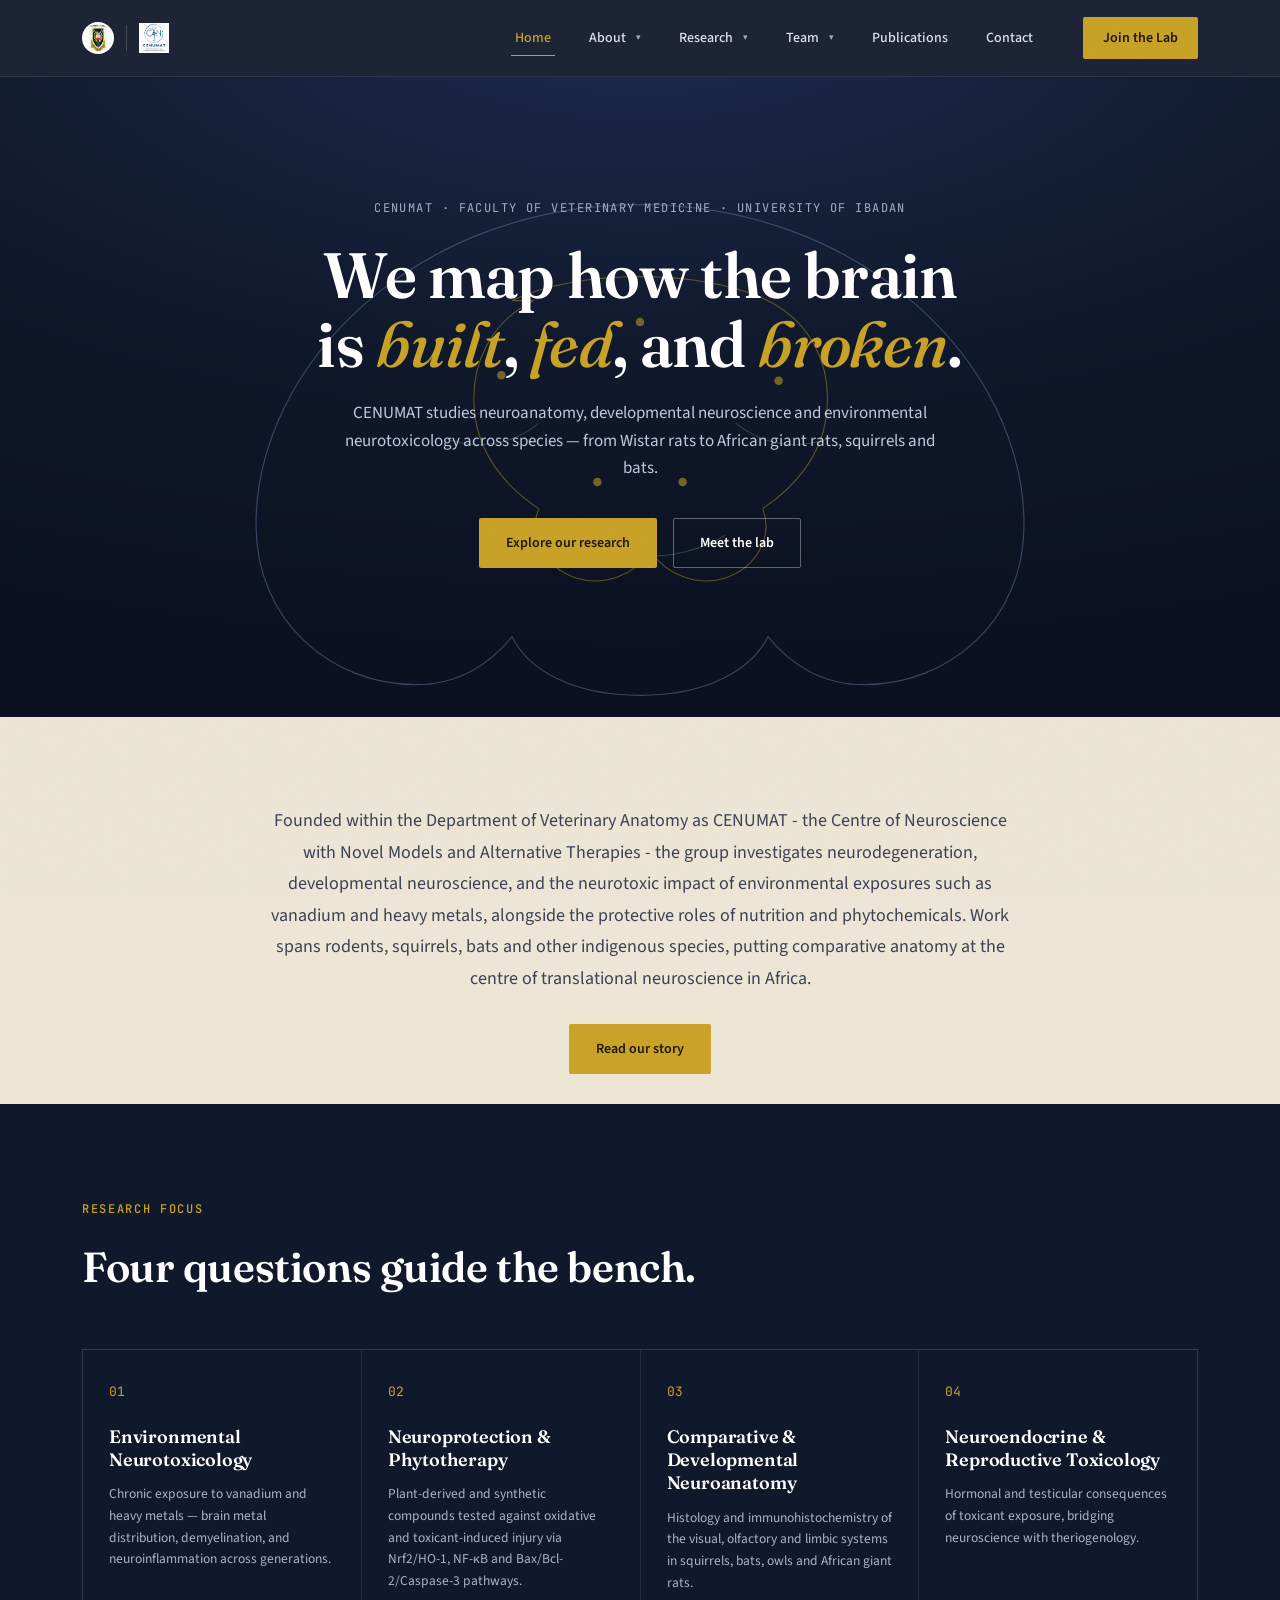
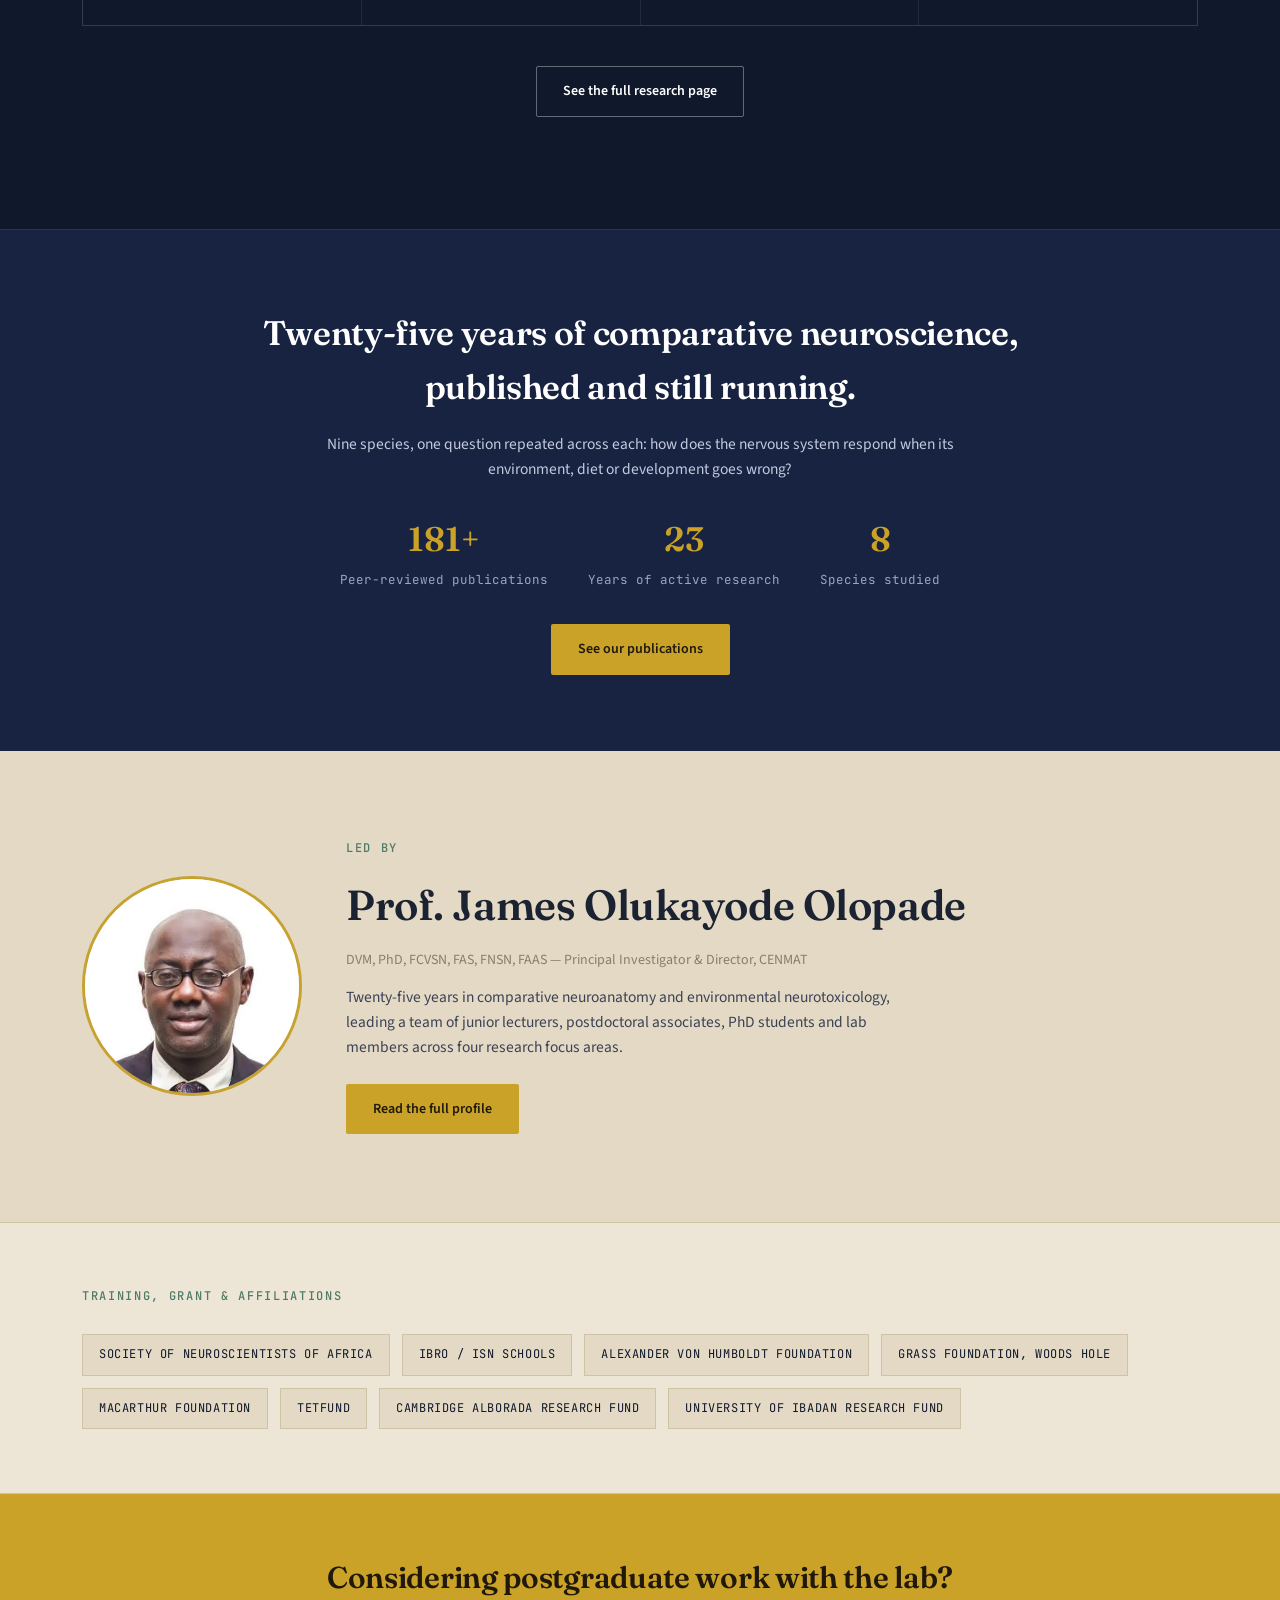
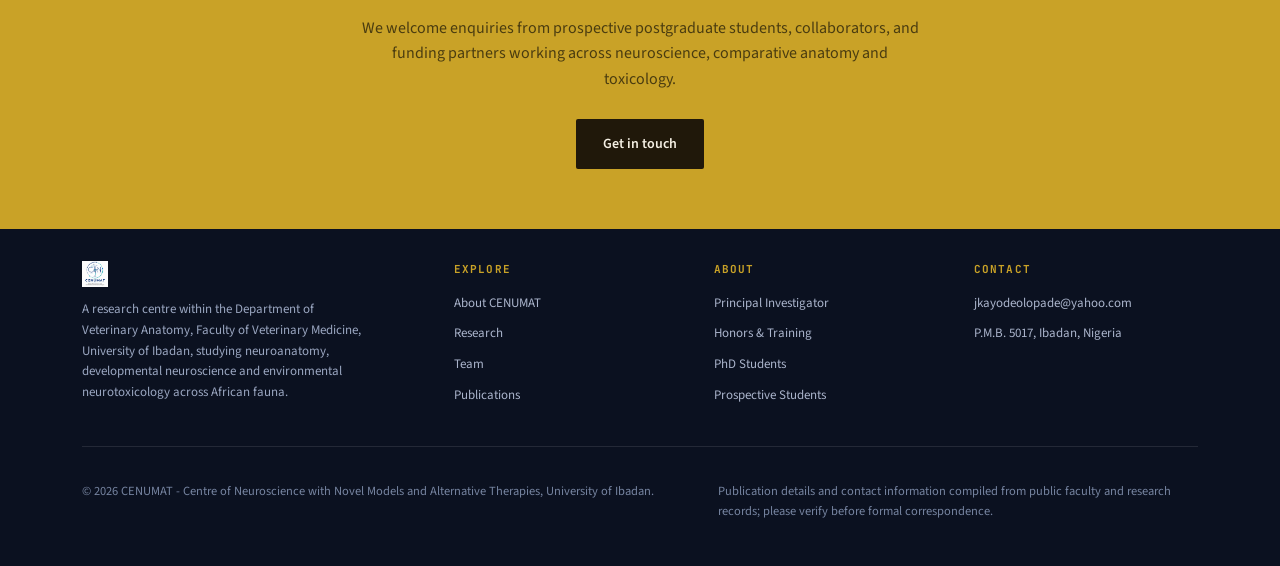
<file: index.html>
<!DOCTYPE html>
<html lang="en" class="no-js">

<head>
  <script>document.documentElement.classList.replace("no-js","js");</script>
  <meta charset="UTF-8">
  <meta name="viewport" content="width=device-width, initial-scale=1.0">
  <title>CENUMAT-Centre of Neuroscience with Novel Models and Alternative Therapies</title>
  <meta name="description" content="CENUMAT ; Centre of Neuroscience with Novel Models and Alternative Therapies at the University of Ibadan, studying neuroanatomy, developmental neuroscience and environmental neurotoxicology across African fauna.">
  <meta name="theme-color" content="#10182B">
  <link rel="preconnect" href="https://fonts.googleapis.com">
  <link rel="preconnect" href="https://fonts.gstatic.com" crossorigin>
  <link
    href="https://fonts.googleapis.com/css2?family=Fraunces:opsz,wght@9..144,400;9..144,500;9..144,600;9..144,700&family=Fraunces:ital,opsz,wght@1,9..144,500&family=Source+Sans+3:wght@400;500;600&family=JetBrains+Mono:wght@400;500&display=swap"
    rel="stylesheet">
  <link rel="stylesheet" href="style.css">
</head>

<body>

  <div class="grain"></div>

  <!-- NAV -->
  <header class="site-header" id="top">
    <div class="wrap header-inner">
      <a href="index.html" class="brand">
        <img src="ui-logo-placeholder.jpg" alt="University of Ibadan" class="ui-logo" width="32" height="32">
        <span class="brand-div" aria-hidden="true"></span>
        <img src="images/cenmat_logo_reversed.png" alt="CENUMAT-Centre of Neuroscience with Novel Models and Alternative Therapies" class="cenmat-logo">
        <span class="brand-tagline">Centre of Neuroscience with Novel Models &amp; Alternative Therapies</span>
      </a>
      <nav class="main-nav" aria-label="Primary">
        <a href="index.html" class="nav-link active">Home</a>
        <div class="nav-item">
          <a href="about.html" class="nav-link">About</a>
          <button class="nav-caret" aria-label="Show About submenu" aria-expanded="false">&#9662;</button>
          <div class="dropdown">
            <a href="about.html#story">Our Story</a>
            <a href="about.html#pi">Principal Investigator</a>
            <a href="about.html#honors">Honors &amp; Training</a>
          </div>
        </div>
        <div class="nav-item">
          <a href="research.html" class="nav-link">Research</a>
          <button class="nav-caret" aria-label="Show Research submenu" aria-expanded="false">&#9662;</button>
          <div class="dropdown">
            <a href="research.html#focus">Focus Areas</a>
            <a href="research.html#species">Species Studied</a>
          </div>
        </div>
        <div class="nav-item">
          <a href="team.html" class="nav-link">Team</a>
          <button class="nav-caret" aria-label="Show Team submenu" aria-expanded="false">&#9662;</button>
          <div class="dropdown">
            <a href="team.html#collaborators">Major Collaborators</a>
            <a href="team.html#collaborators-2">Collaborators</a>
            <a href="team.html#postdoc">Junior Lecturers/Postdoctoral Associates</a>
            <a href="team.html#phd">PhD Students</a>
            <a href="team.html#members">Lab Members</a>
            <a href="team.html#past-postdoc">Past Postdoctoral Fellows</a>
            <a href="team.html#past">Past PhD Students/Other Members</a>
          </div>
        </div>
        <a href="publications.html" class="nav-link">Publications</a>
        <a href="contact.html" class="nav-link">Contact</a>
        <a href="contact.html#prospective" class="nav-link nav-cta">Join the Lab</a>
      </nav>
      <button class="nav-toggle" id="navToggle" aria-label="Toggle menu" aria-expanded="false">
        <span></span><span></span><span></span>
      </button>
    </div>
  </header>

  <!-- HERO -->
  <section class="hero">
    <div class="hero-field" id="heroField" aria-hidden="true"></div>
    <div class="wrap hero-inner reveal">
      <p class="eyebrow">CENUMAT · Faculty of Veterinary Medicine · University of Ibadan</p>
      <h1>We map how the brain<br> is <em>built</em>, <em>fed</em>, and <em>broken</em>.</h1>
      <div class="hero-tagline" id="heroTagline">
        <p class="tagline is-active">CENUMAT studies neuroanatomy, developmental neuroscience and environmental neurotoxicology across species — from Wistar rats to African giant rats, squirrels and bats.</p>
        <p class="tagline">Twenty-five years tracing how metals, nutrition and disease reshape the nervous system, from the Nrf2/HO-1 pathway to whole-brain metal distribution.</p>
        <p class="tagline">A member laboratory of the Society of Neuroscientists of Africa, training researchers through IBRO/ISN schools and Humboldt fellowships.</p>
      </div>
      <div class="hero-actions">
        <a href="research.html" class="btn btn-primary">Explore our research</a>
        <a href="team.html" class="btn btn-ghost">Meet the lab</a>
      </div>
    </div>
    <svg class="hero-signature" id="signatureSVG" viewBox="0 0 1200 520" preserveAspectRatio="xMidYMax slice"
      aria-hidden="true">
      <g class="sig-pulse">
        <path class="sig-outline"
          d="M600 40c210 0 360 150 360 300 0 90-70 150-150 150-40 0-70-20-90-45-15 30-55 55-120 55s-105-25-120-55c-20 25-50 45-90 45-80 0-150-60-150-150 0-150 150-300 360-300z" />
        <path class="sig-inner"
          d="M480 130c60-30 180-30 240 0 40 20 60 60 55 105-4 40-30 70-60 90 10 25-5 55-35 65-25 8-55-2-70-25-15 23-45 33-70 25-30-10-45-40-35-65-30-20-56-50-60-90-5-45 15-85 55-105z" />
        <path class="sig-fiber"
          d="M420 260c30 10 60 5 85-15M775 260c-30 10-60 5-85-15M520 350c25 15 50 20 80 20s55-5 80-20" />
        <circle class="sig-node" cx="470" cy="200" r="4" />
        <circle class="sig-node" cx="600" cy="150" r="4" />
        <circle class="sig-node" cx="730" cy="205" r="4" />
        <circle class="sig-node" cx="560" cy="300" r="4" />
        <circle class="sig-node" cx="640" cy="300" r="4" />
      </g>
    </svg>
  </section>

  <!-- MISSION -->
  <section class="mission">
    <div class="wrap reveal">
      <p>Founded within the Department of Veterinary Anatomy as CENUMAT - the Centre of Neuroscience with Novel
          Models and Alternative Therapies - the group investigates neurodegeneration,
        developmental neuroscience, and the neurotoxic impact of environmental exposures such as vanadium and
        heavy metals, alongside the protective roles of nutrition and phytochemicals. Work spans rodents,
        squirrels, bats and other indigenous species, putting comparative anatomy at the centre of translational
        neuroscience in Africa.</p>
      <a href="about.html" class="btn btn-primary">Read our story</a>
    </div>
  </section>

  <!-- RESEARCH FOCUS -->
  <section id="focus" class="section focus">
    <div class="wrap">
      <p class="kicker light">Research Focus</p>
      <h2 class="section-title">Four questions guide the bench.</h2>
      <div class="focus-grid reveal-group">
        <a href="research.html#focus" class="focus-card-link">
          <article class="focus-card">
            <span class="focus-index">01</span>
            <h3>Environmental Neurotoxicology</h3>
            <p>Chronic exposure to vanadium and heavy metals — brain metal distribution, demyelination, and
              neuroinflammation across generations.</p>
          </article>
        </a>
        <a href="research.html#focus" class="focus-card-link">
          <article class="focus-card">
            <span class="focus-index">02</span>
            <h3>Neuroprotection &amp; Phytotherapy</h3>
            <p>Plant-derived and synthetic compounds tested against oxidative and toxicant-induced injury via
              Nrf2/HO-1, NF-κB and Bax/Bcl-2/Caspase-3 pathways.</p>
          </article>
        </a>
        <a href="research.html#focus" class="focus-card-link">
          <article class="focus-card">
            <span class="focus-index">03</span>
            <h3>Comparative &amp; Developmental Neuroanatomy</h3>
            <p>Histology and immunohistochemistry of the visual, olfactory and limbic systems in squirrels, bats,
              owls and African giant rats.</p>
          </article>
        </a>
        <a href="research.html#focus" class="focus-card-link">
          <article class="focus-card">
            <span class="focus-index">04</span>
            <h3>Neuroendocrine &amp; Reproductive Toxicology</h3>
            <p>Hormonal and testicular consequences of toxicant exposure, bridging neuroscience with
              theriogenology.</p>
          </article>
        </a>
      </div>
      <p class="focus-more"><a href="research.html" class="btn btn-ghost" style="color:#fff;border-color:rgba(255,255,255,.35);">See the full research page</a></p>
    </div>
  </section>

  <!-- ACHIEVEMENT BAND -->
  <section class="achieve-band">
    <div class="wrap">
      <h2>Twenty-five years of comparative neuroscience, published and still running.</h2>
      <p>Nine species, one question repeated across each: how does the nervous system respond when its
        environment, diet or development goes wrong?</p>
      <div class="stat-row reveal-group">
        <div class="stat"><span class="stat-num" data-count-to="200" data-suffix="+">200+</span><span class="stat-label">Peer-reviewed publications</span></div>
        <div class="stat"><span class="stat-num" data-count-to="25">25</span><span class="stat-label">Years of active research</span></div>
        <div class="stat"><span class="stat-num" data-count-to="9">9</span><span class="stat-label">Species studied</span></div>
      </div>
      <a href="publications.html" class="btn btn-primary">See our publications</a>
    </div>
  </section>

  <!-- PI SPOTLIGHT -->
  <section class="pi-spotlight">
    <div class="wrap pi-spotlight-inner reveal-group">
      <img src="james_olopade.jpg" alt="Prof. James O. Olopade" loading="lazy">
      <div>
        <p class="kicker">Led By</p>
        <h2 class="section-title">Prof. James Olukayode Olopade</h2>
        <p class="pi-spotlight-cred">DVM, PhD, FCVSN, FAS, FNSN, FAAS — Principal Investigator &amp; Director, CENMAT</p>
        <p class="pi-spotlight-desc">Twenty-five years in comparative neuroanatomy and environmental
          neurotoxicology, leading a team of junior lecturers, postdoctoral associates, PhD students and lab
          members across four research focus areas.</p>
        <a href="about.html#pi" class="btn btn-primary">Read the full profile</a>
      </div>
    </div>
  </section>

  <!-- AFFILIATIONS -->
  <section class="affil-strip">
    <div class="wrap">
      <p class="kicker">Training, Grant &amp; Affiliations</p>
      <p class="affil-lede"></p>
      <div class="affil-row reveal-group">
        <span class="affil-badge">Society of Neuroscientists of Africa</span>
        <span class="affil-badge">IBRO / ISN Schools</span>
        <span class="affil-badge">Alexander von Humboldt Foundation</span>
        <span class="affil-badge">Grass Foundation, Woods Hole</span>
        <span class="affil-badge">MacArthur Foundation</span>
        <span class="affil-badge">TETFUND</span>
        <span class="affil-badge">Cambridge Alborada Research Fund</span>
        <span class="affil-badge">University of Ibadan Research Fund</span>
      </div>
    </div>
  </section>

  <!-- JOIN BAND -->
  <section class="join-band reveal" id="prospective">
    <div class="wrap">
      <h2>Considering postgraduate work with the lab?</h2>
      <p>We welcome enquiries from prospective postgraduate students, collaborators, and funding partners
        working across neuroscience, comparative anatomy and toxicology.</p>
      <a href="contact.html#prospective" class="btn btn-primary">Get in touch</a>
    </div>
  </section>

  <footer class="site-footer">
    <div class="wrap">
      <div class="footer-grid">
        <div class="footer-brand">
          <img src="images/cenmat_logo_reversed.png" alt="CENOMAT" class="cenmat-logo footer-logo">
          <p>A research centre within the Department of Veterinary Anatomy, Faculty of Veterinary Medicine, University
            of Ibadan, studying neuroanatomy, developmental neuroscience and environmental neurotoxicology across
            African fauna.</p>
        </div>
        <div class="footer-col">
          <h4>Explore</h4>
          <a href="about.html">About CENUMAT</a>
          <a href="research.html">Research</a>
          <a href="team.html">Team</a>
          <a href="publications.html">Publications</a>
        </div>
        <div class="footer-col">
          <h4>About</h4>
          <a href="about.html#pi">Principal Investigator</a>
          <a href="about.html#honors">Honors &amp; Training</a>
          <a href="team.html#phd">PhD Students</a>
          <a href="contact.html#prospective">Prospective Students</a>
        </div>
        <div class="footer-col">
          <h4>Contact</h4>
          <a href="mailto:jkayodeolopade@yahoo.com">jkayodeolopade@yahoo.com</a>
          <a href="contact.html">P.M.B. 5017, Ibadan, Nigeria</a>
        </div>
      </div>
      <div class="footer-inner">
        <p>© <span id="year"></span> CENUMAT - Centre of Neuroscience with Novel Models and Alternative Therapies, University of Ibadan.</p>
        <p class="footer-note">Publication details and contact information compiled from public faculty and
          research records; please verify before formal correspondence.</p>
      </div>
    </div>
  </footer>

  <script src="script.js"></script>
</body>

</html>
</file>
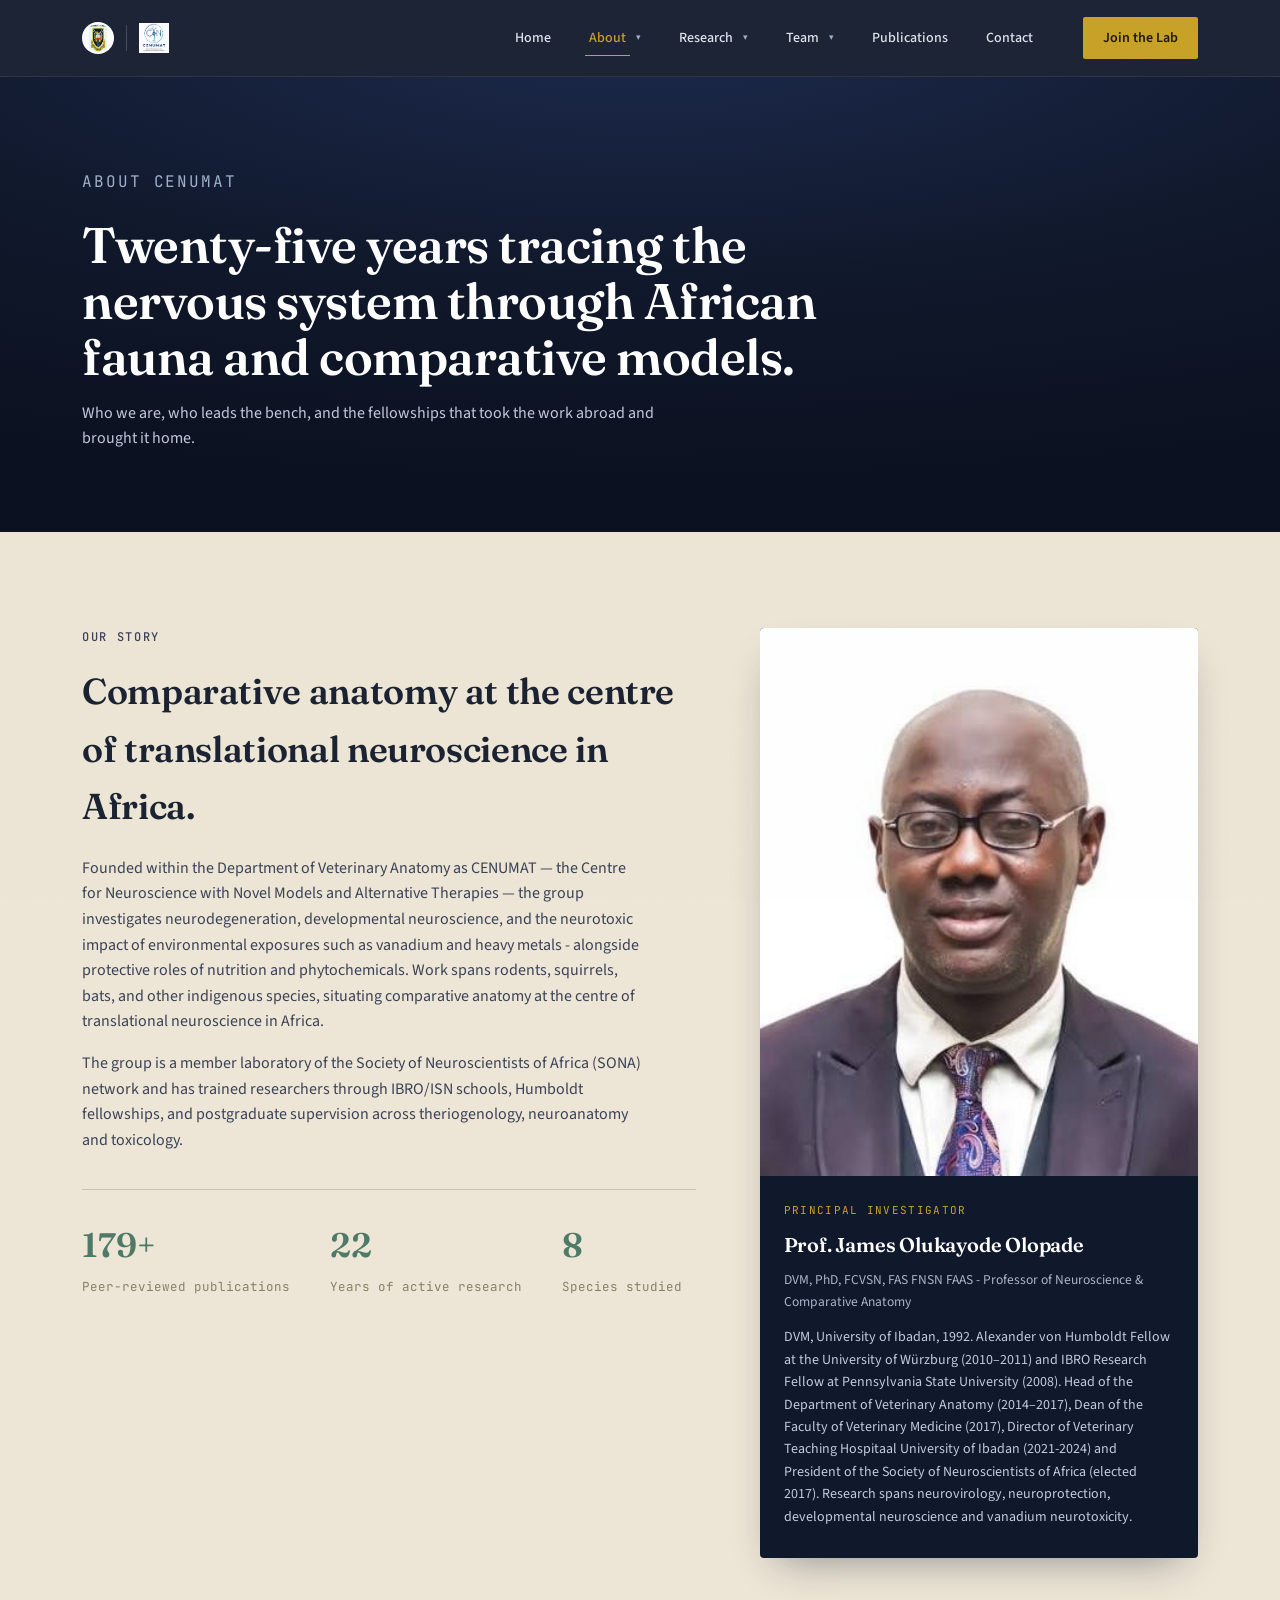
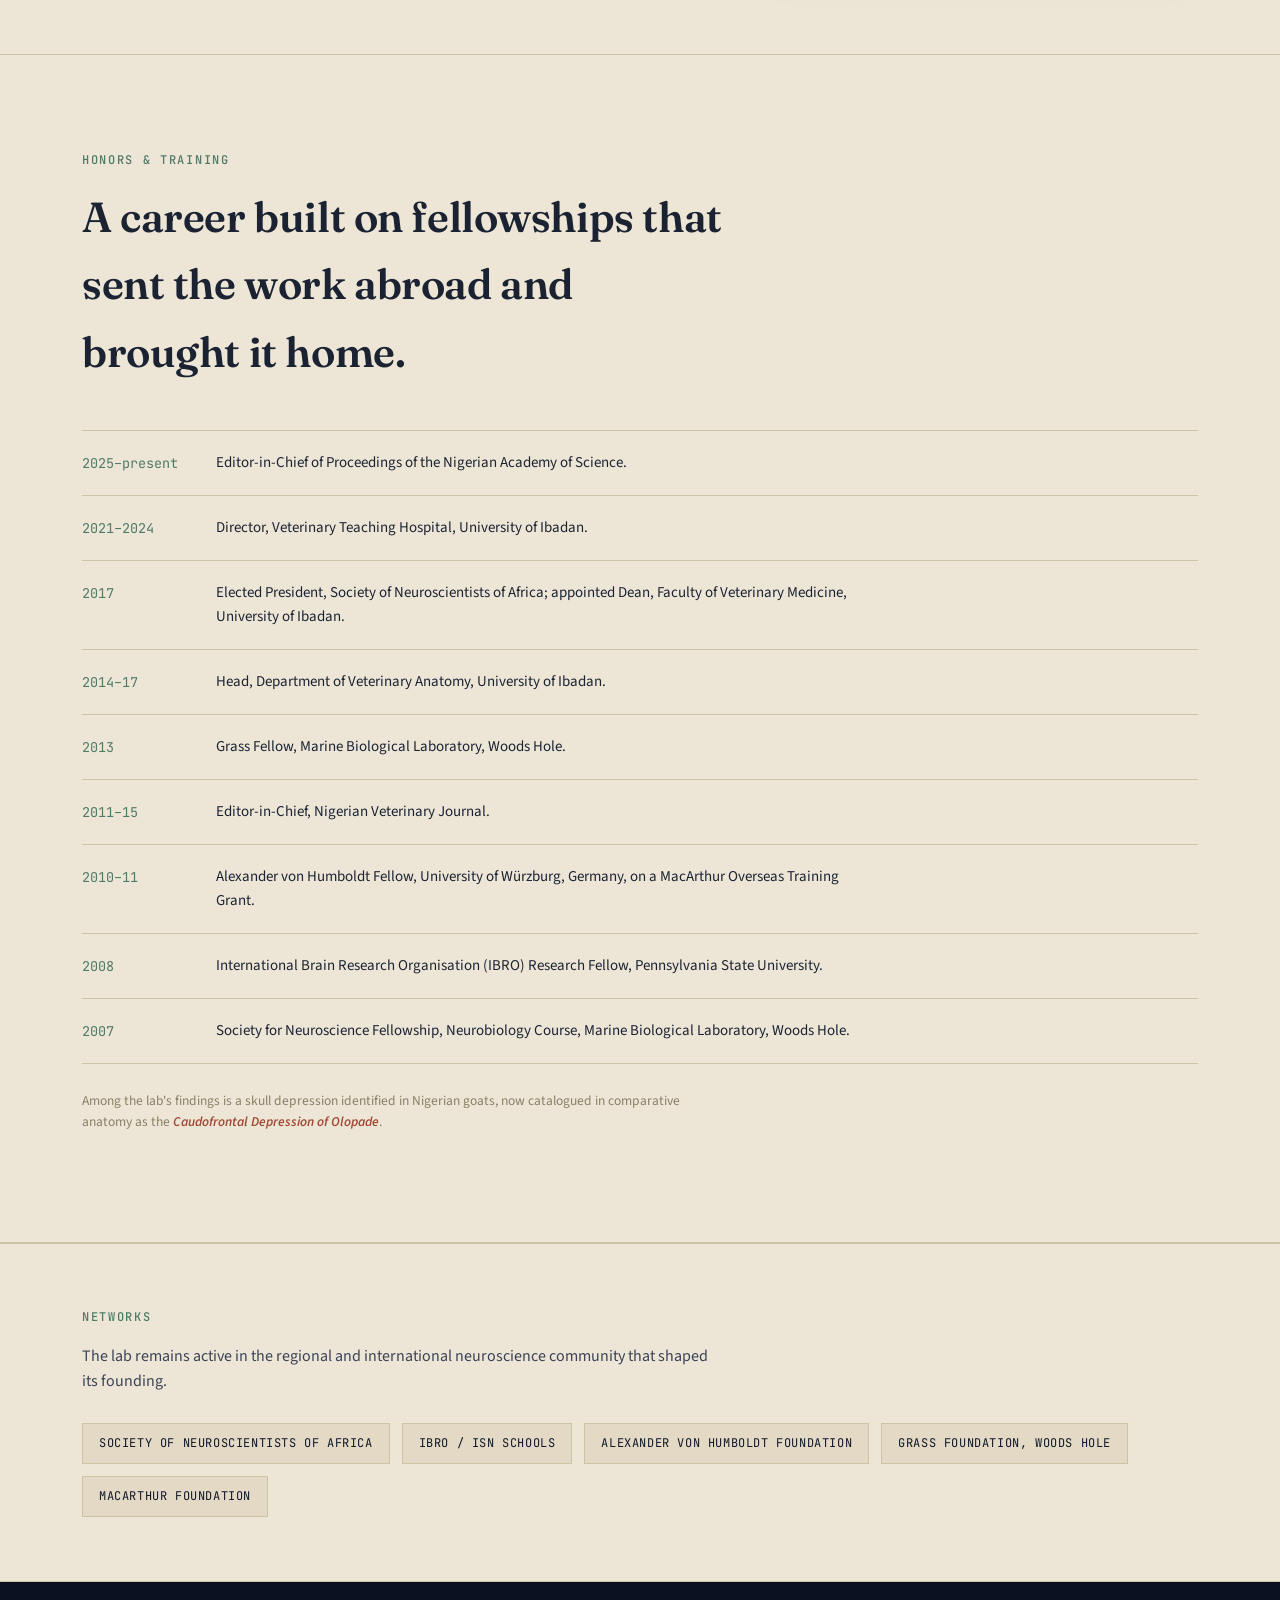
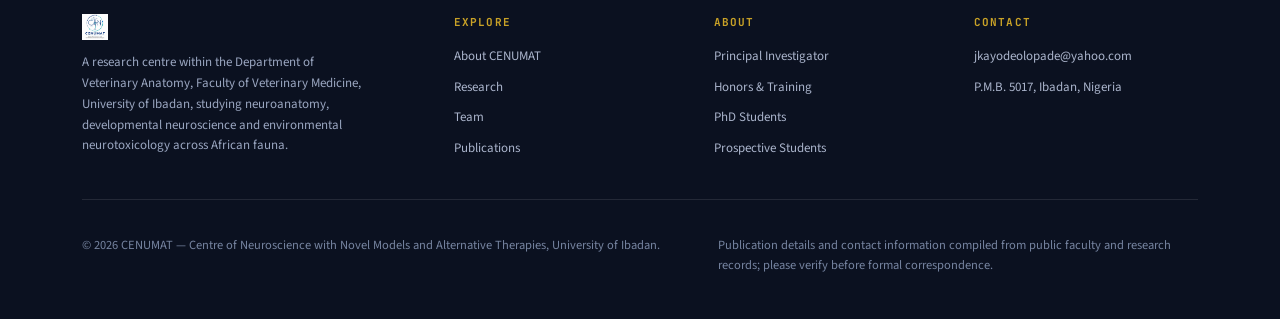
<file: about.html>
<!DOCTYPE html>
<html lang="en" class="no-js">

<head>
  <script>document.documentElement.classList.replace("no-js","js");</script>
  <meta charset="UTF-8">
  <meta name="viewport" content="width=device-width, initial-scale=1.0">
  <title>About the Centre — CENUMAT</title>
  <meta name="description" content="The story of CENUMAT, its Principal Investigator, and the fellowships that shaped its research.">
  <link rel="preconnect" href="https://fonts.googleapis.com">
  <link rel="preconnect" href="https://fonts.gstatic.com" crossorigin>
  <link
    href="https://fonts.googleapis.com/css2?family=Fraunces:opsz,wght@9..144,400;9..144,500;9..144,600;9..144,700&family=Fraunces:ital,opsz,wght@1,9..144,500&family=Source+Sans+3:wght@400;500;600&family=JetBrains+Mono:wght@400;500&display=swap"
    rel="stylesheet">
  <link rel="stylesheet" href="style.css">
</head>

<body>

  <div class="grain"></div>

  <!-- NAV -->
  <header class="site-header" id="top">
    <div class="wrap header-inner">
      <a href="index.html" class="brand">
        <img src="ui-logo-placeholder.jpg" alt="University of Ibadan" class="ui-logo" width="32" height="32">
        <span class="brand-div" aria-hidden="true"></span>
        <img src="images/cenmat_logo_reversed.png" alt="CENUMAT — Centre of Neuroscience with Novel Models and Alternative Therapies" class="cenmat-logo">
        <span class="brand-tagline">Centre of Neuroscience with Novel Models &amp; Alternative Therapies</span>
      </a>
      <nav class="main-nav" aria-label="Primary">
        <a href="index.html" class="nav-link">Home</a>
        <div class="nav-item">
          <a href="about.html" class="nav-link active">About</a>
          <button class="nav-caret" aria-label="Show About submenu" aria-expanded="false">&#9662;</button>
          <div class="dropdown">
            <a href="about.html#story">Our Story</a>
            <a href="about.html#pi">Principal Investigator</a>
            <a href="about.html#honors">Honors &amp; Training</a>
          </div>
        </div>
        <div class="nav-item">
          <a href="research.html" class="nav-link">Research</a>
          <button class="nav-caret" aria-label="Show Research submenu" aria-expanded="false">&#9662;</button>
          <div class="dropdown">
            <a href="research.html#focus">Focus Areas</a>
            <a href="research.html#species">Species Studied</a>
          </div>
        </div>
        <div class="nav-item">
          <a href="team.html" class="nav-link">Team</a>
          <button class="nav-caret" aria-label="Show Team submenu" aria-expanded="false">&#9662;</button>
          <div class="dropdown">
            <a href="team.html#collaborators">Major Collaborators</a>
            <a href="team.html#collaborators-2">Collaborators</a>
            <a href="team.html#postdoc">Postdoctoral Associates</a>
            <a href="team.html#phd">PhD Students</a>
            <a href="team.html#members">Lab Members</a>
            <a href="team.html#past-postdoc">Past Postdoctoral Fellows</a>
            <a href="team.html#past">Past PhD Students/Other Members</a>
          </div>
        </div>
        <a href="publications.html" class="nav-link">Publications</a>
        <a href="contact.html" class="nav-link">Contact</a>
        <a href="contact.html#prospective" class="nav-link nav-cta">Join the Lab</a>
      </nav>
      <button class="nav-toggle" id="navToggle" aria-label="Toggle menu" aria-expanded="false">
        <span></span><span></span><span></span>
      </button>
    </div>
  </header>

  <!-- PAGE HERO -->
  <section class="page-hero">
    <div class="wrap reveal">
      <p class="eyebrow">About CENUMAT</p>
      <h1>Twenty-five years tracing the nervous system through African fauna and comparative models.</h1>
      <p>Who we are, who leads the bench, and the fellowships that took the work abroad and brought it home.</p>
    </div>
  </section>

  <!-- STORY -->
  <section id="story" class="section about">
    <div class="wrap about-grid reveal-group">
      <div class="about-copy">
        <p class="kicker">Our Story</p>
        <h2>Comparative anatomy at the centre of translational neuroscience in Africa.</h2>
        <p>Founded within the Department of Veterinary Anatomy as CENUMAT — the Centre for Neuroscience with Novel
          Models and Alternative Therapies — the group investigates neurodegeneration,
          developmental neuroscience, and the neurotoxic impact of environmental exposures such as vanadium and
          heavy metals - alongside protective roles of nutrition and phytochemicals. Work spans rodents,
          squirrels, bats, and other indigenous species, situating comparative anatomy at the centre of
          translational neuroscience in Africa.</p>
        <p>The group is a member laboratory of the Society of Neuroscientists of Africa (SONA) network and has
          trained researchers through IBRO/ISN schools, Humboldt fellowships, and postgraduate supervision across
          theriogenology, neuroanatomy and toxicology.</p>
        <div class="stat-row reveal-group">
          <div class="stat"><span class="stat-num" data-count-to="200" data-suffix="+">200+</span><span class="stat-label">Peer-reviewed publications</span>
          </div>
          <div class="stat"><span class="stat-num" data-count-to="25">25</span><span class="stat-label">Years of active research</span>
          </div>
          <div class="stat"><span class="stat-num" data-count-to="9">9</span><span class="stat-label">Species studied</span></div>
        </div>
      </div>
      <aside class="pi-card" id="pi">
        <img src="james_olopade.jpg" alt="Prof. James O. Olopade" loading="lazy">
        <div class="pi-card-body">
          <p class="pi-role">Principal Investigator</p>
          <h3>Prof. James Olukayode Olopade</h3>
          <p class="pi-cred">DVM, PhD, FCVSN, FAS FNSN FAAS - Professor of Neuroscience &amp; Comparative Anatomy</p>
          <p class="pi-desc">DVM, University of Ibadan, 1992. Alexander von Humboldt Fellow at the University of
            Würzburg (2010–2011) and IBRO Research Fellow at Pennsylvania State University (2008). Head of the
            Department of Veterinary Anatomy (2014–2017), Dean of the Faculty of Veterinary Medicine (2017), Director of Veterinary Teaching Hospitaal University of Ibadan (2021-2024) and
            President of the Society of Neuroscientists of Africa (elected 2017). Research spans neurovirology,
            neuroprotection, developmental neuroscience and vanadium neurotoxicity.</p>
        </div>
      </aside>
    </div>
  </section>

  <!-- HONORS & TRAINING -->
  <section id="honors" class="section honors">
    <div class="wrap">
      <p class="kicker">Honors &amp; Training</p>
      <h2 class="section-title">A career built on fellowships that sent the work abroad and brought it home.</h2>
      <ol class="honors-list reveal-group">
       <li>
          <span class="honors-year">2025–present</span>
          <p>Editor-in-Chief of Proceedings of the Nigerian Academy of Science.</p>
        </li>
        <li>
          <span class="honors-year">2021–2024</span>
          <p>Director, Veterinary Teaching Hospital, University of Ibadan.</p>
        </li>
        <li>
          <span class="honors-year">2017</span>
          <p>Elected President, Society of Neuroscientists of Africa; appointed Dean, Faculty of Veterinary
            Medicine, University of Ibadan.</p>
        </li>
        <li>
          <span class="honors-year">2014–17</span>
          <p>Head, Department of Veterinary Anatomy, University of Ibadan.</p>
        </li>
        <li>
          <span class="honors-year">2013</span>
          <p>Grass Fellow, Marine Biological Laboratory, Woods Hole.</p>
        </li>
        <li>
          <span class="honors-year">2011–15</span>
          <p>Editor-in-Chief, Nigerian Veterinary Journal.</p>
        </li>
        <li>
          <span class="honors-year">2010–11</span>
          <p>Alexander von Humboldt Fellow, University of Würzburg, Germany, on a MacArthur Overseas Training
            Grant.</p>
        </li>
        <li>
          <span class="honors-year">2008</span>
          <p>International Brain Research Organisation (IBRO) Research Fellow, Pennsylvania State University.</p>
        </li>
        <li>
          <span class="honors-year">2007</span>
          <p>Society for Neuroscience Fellowship, Neurobiology Course, Marine Biological Laboratory, Woods Hole.</p>
        </li>
      </ol>
      <p class="honors-note">Among the lab's findings is a skull depression identified in Nigerian goats, now
        catalogued in comparative anatomy as the <em>Caudofrontal Depression of Olopade</em>.</p>
    </div>
  </section>

  <!-- AFFILIATIONS -->
  <section class="affil-strip">
    <div class="wrap">
      <p class="kicker">Networks</p>
      <p class="affil-lede">The lab remains active in the regional and international neuroscience community
        that shaped its founding.</p>
      <div class="affil-row reveal-group">
        <span class="affil-badge">Society of Neuroscientists of Africa</span>
        <span class="affil-badge">IBRO / ISN Schools</span>
        <span class="affil-badge">Alexander von Humboldt Foundation</span>
        <span class="affil-badge">Grass Foundation, Woods Hole</span>
        <span class="affil-badge">MacArthur Foundation</span>
      </div>
    </div>
  </section>

  <footer class="site-footer">
    <div class="wrap">
      <div class="footer-grid">
        <div class="footer-brand">
          <img src="images/cenmat_logo_reversed.png" alt="CENUMAT" class="cenmat-logo footer-logo">
          <p>A research centre within the Department of Veterinary Anatomy, Faculty of Veterinary Medicine, University
            of Ibadan, studying neuroanatomy, developmental neuroscience and environmental neurotoxicology across
            African fauna.</p>
        </div>
        <div class="footer-col">
          <h4>Explore</h4>
          <a href="about.html">About CENUMAT</a>
          <a href="research.html">Research</a>
          <a href="team.html">Team</a>
          <a href="publications.html">Publications</a>
        </div>
        <div class="footer-col">
          <h4>About</h4>
          <a href="about.html#pi">Principal Investigator</a>
          <a href="about.html#honors">Honors &amp; Training</a>
          <a href="team.html#phd">PhD Students</a>
          <a href="contact.html#prospective">Prospective Students</a>
        </div>
        <div class="footer-col">
          <h4>Contact</h4>
          <a href="mailto:jkayodeolopade@yahoo.com">jkayodeolopade@yahoo.com</a>
          <a href="contact.html">P.M.B. 5017, Ibadan, Nigeria</a>
        </div>
      </div>
      <div class="footer-inner">
        <p>© <span id="year"></span> CENUMAT — Centre of Neuroscience with Novel Models and Alternative Therapies, University of Ibadan.</p>
        <p class="footer-note">Publication details and contact information compiled from public faculty and
          research records; please verify before formal correspondence.</p>
      </div>
    </div>
  </footer>

  <script src="script.js"></script>
</body>

</html>
</file>
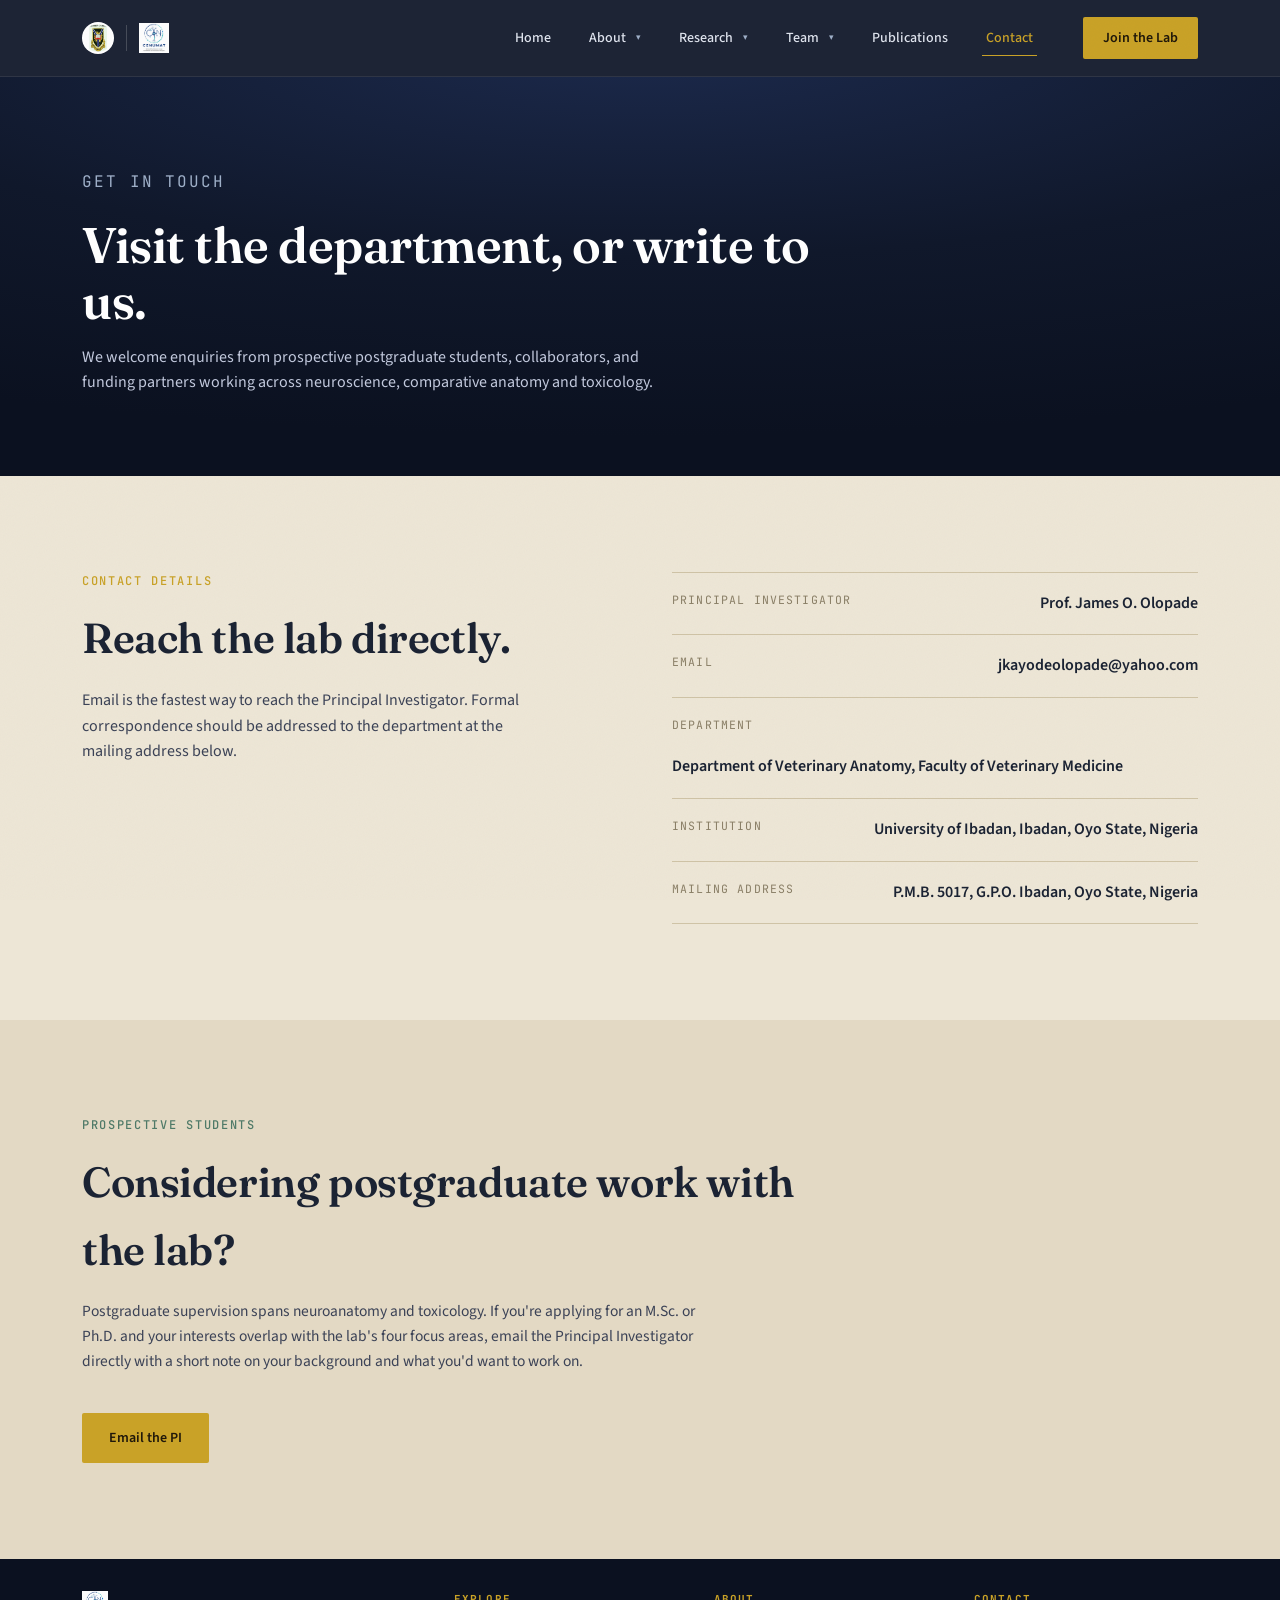
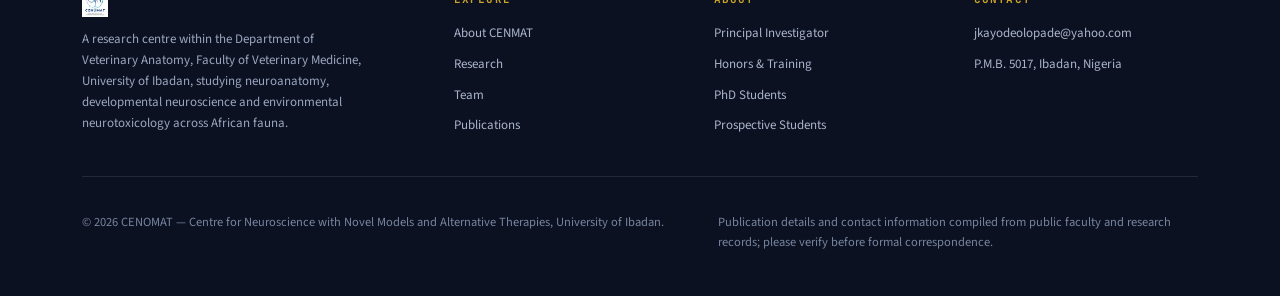
<file: contact.html>
<!DOCTYPE html>
<html lang="en" class="no-js">

<head>
  <script>document.documentElement.classList.replace("no-js","js");</script>
  <meta charset="UTF-8">
  <meta name="viewport" content="width=device-width, initial-scale=1.0">
  <title>Contact — CENOMAT</title>
  <meta name="description" content="Contact CENOMAT at the Department of Veterinary Anatomy, University of Ibadan.">
  <link rel="preconnect" href="https://fonts.googleapis.com">
  <link rel="preconnect" href="https://fonts.gstatic.com" crossorigin>
  <link
    href="https://fonts.googleapis.com/css2?family=Fraunces:opsz,wght@9..144,400;9..144,500;9..144,600;9..144,700&family=Fraunces:ital,opsz,wght@1,9..144,500&family=Source+Sans+3:wght@400;500;600&family=JetBrains+Mono:wght@400;500&display=swap"
    rel="stylesheet">
  <link rel="stylesheet" href="style.css">
</head>

<body>

  <div class="grain"></div>

  <!-- NAV -->
  <header class="site-header" id="top">
    <div class="wrap header-inner">
      <a href="index.html" class="brand">
        <img src="ui-logo-placeholder.jpg" alt="University of Ibadan" class="ui-logo" width="32" height="32">
        <span class="brand-div" aria-hidden="true"></span>
        <img src="images/cenmat_logo_reversed.png" alt="CENOMAT — Centre for Neuroscience with Novel Models and Alternative Therapies" class="cenmat-logo">
        <span class="brand-tagline">Centre for Neuroscience with Novel Models &amp; Alternative Therapies</span>
      </a>
      <nav class="main-nav" aria-label="Primary">
        <a href="index.html" class="nav-link">Home</a>
        <div class="nav-item">
          <a href="about.html" class="nav-link">About</a>
          <button class="nav-caret" aria-label="Show About submenu" aria-expanded="false">&#9662;</button>
          <div class="dropdown">
            <a href="about.html#story">Our Story</a>
            <a href="about.html#pi">Principal Investigator</a>
            <a href="about.html#honors">Honors &amp; Training</a>
          </div>
        </div>
        <div class="nav-item">
          <a href="research.html" class="nav-link">Research</a>
          <button class="nav-caret" aria-label="Show Research submenu" aria-expanded="false">&#9662;</button>
          <div class="dropdown">
            <a href="research.html#focus">Focus Areas</a>
            <a href="research.html#species">Species Studied</a>
          </div>
        </div>
        <div class="nav-item">
          <a href="team.html" class="nav-link">Team</a>
          <button class="nav-caret" aria-label="Show Team submenu" aria-expanded="false">&#9662;</button>
          <div class="dropdown">
            <a href="team.html#collaborators">Major Collaborators</a>
            <a href="team.html#collaborators-2">Collaborators</a>
            <a href="team.html#postdoc">Junior Lecturers/Postdoctoral Associates</a>
            <a href="team.html#phd">PhD Students</a>
            <a href="team.html#members">Lab Members</a>
            <a href="team.html#past">Past PhD Students/Other Members</a>
          </div>
        </div>
        <a href="publications.html" class="nav-link">Publications</a>
        <a href="contact.html" class="nav-link active">Contact</a>
        <a href="contact.html#prospective" class="nav-link nav-cta">Join the Lab</a>
      </nav>
      <button class="nav-toggle" id="navToggle" aria-label="Toggle menu" aria-expanded="false">
        <span></span><span></span><span></span>
      </button>
    </div>
  </header>

  <!-- PAGE HERO -->
  <section class="page-hero">
    <div class="wrap reveal">
      <p class="eyebrow">Get in Touch</p>
      <h1>Visit the department, or write to us.</h1>
      <p>We welcome enquiries from prospective postgraduate students, collaborators, and funding partners
        working across neuroscience, comparative anatomy and toxicology.</p>
    </div>
  </section>

  <!-- CONTACT -->
  <section class="section contact">
    <div class="wrap contact-grid reveal-group">
      <div>
        <p class="kicker light">Contact Details</p>
        <h2 class="section-title">Reach the lab directly.</h2>
        <p class="contact-lede">Email is the fastest way to reach the Principal Investigator. Formal
          correspondence should be addressed to the department at the mailing address below.</p>
      </div>
      <div class="contact-details">
        <div class="contact-item">
          <span class="contact-label">Principal Investigator</span>
          <span class="contact-value">Prof. James O. Olopade</span>
        </div>
        <div class="contact-item">
          <span class="contact-label">Email</span>
          <a class="contact-value" href="mailto:jkayodeolopade@yahoo.com">jkayodeolopade@yahoo.com</a>
        </div>
        <div class="contact-item">
          <span class="contact-label">Department</span>
          <span class="contact-value">Department of Veterinary Anatomy, Faculty of Veterinary Medicine</span>
        </div>
        <div class="contact-item">
          <span class="contact-label">Institution</span>
          <span class="contact-value">University of Ibadan, Ibadan, Oyo State, Nigeria</span>
        </div>
        <div class="contact-item">
          <span class="contact-label">Mailing address</span>
          <span class="contact-value">P.M.B. 5017, G.P.O. Ibadan, Oyo State, Nigeria</span>
        </div>
      </div>
    </div>
  </section>

  <!-- PROSPECTIVE STUDENTS -->
  <section id="prospective" class="section reveal" style="background:var(--parchment-2);">
    <div class="wrap">
      <p class="kicker">Prospective Students</p>
      <h2 class="section-title">Considering postgraduate work with the lab?</h2>
      <p style="max-width:640px;color:#3b4256;font-size:15.5px;">Postgraduate supervision spans
        neuroanatomy and toxicology. If you're applying for an M.Sc. or Ph.D. and your interests overlap with
        the lab's four focus areas, email the Principal Investigator directly with a short note on your
        background and what you'd want to work on.</p>
      <a href="mailto:jkayodeolopade@yahoo.com" class="btn btn-primary" style="margin-top:24px;">Email the PI</a>
    </div>
  </section>

  <footer class="site-footer">
    <div class="wrap">
      <div class="footer-grid">
        <div class="footer-brand">
          <img src="images/cenmat_logo_reversed.png" alt="CENOMAT" class="cenmat-logo footer-logo">
          <p>A research centre within the Department of Veterinary Anatomy, Faculty of Veterinary Medicine, University
            of Ibadan, studying neuroanatomy, developmental neuroscience and environmental neurotoxicology across
            African fauna.</p>
        </div>
        <div class="footer-col">
          <h4>Explore</h4>
          <a href="about.html">About CENMAT</a>
          <a href="research.html">Research</a>
          <a href="team.html">Team</a>
          <a href="publications.html">Publications</a>
        </div>
        <div class="footer-col">
          <h4>About</h4>
          <a href="about.html#pi">Principal Investigator</a>
          <a href="about.html#honors">Honors &amp; Training</a>
          <a href="team.html#phd">PhD Students</a>
          <a href="contact.html#prospective">Prospective Students</a>
        </div>
        <div class="footer-col">
          <h4>Contact</h4>
          <a href="mailto:jkayodeolopade@yahoo.com">jkayodeolopade@yahoo.com</a>
          <a href="contact.html">P.M.B. 5017, Ibadan, Nigeria</a>
        </div>
      </div>
      <div class="footer-inner">
        <p>© <span id="year"></span> CENOMAT — Centre for Neuroscience with Novel Models and Alternative Therapies, University of Ibadan.</p>
        <p class="footer-note">Publication details and contact information compiled from public faculty and
          research records; please verify before formal correspondence.</p>
      </div>
    </div>
  </footer>

  <script src="script.js"></script>
</body>

</html>
</file>
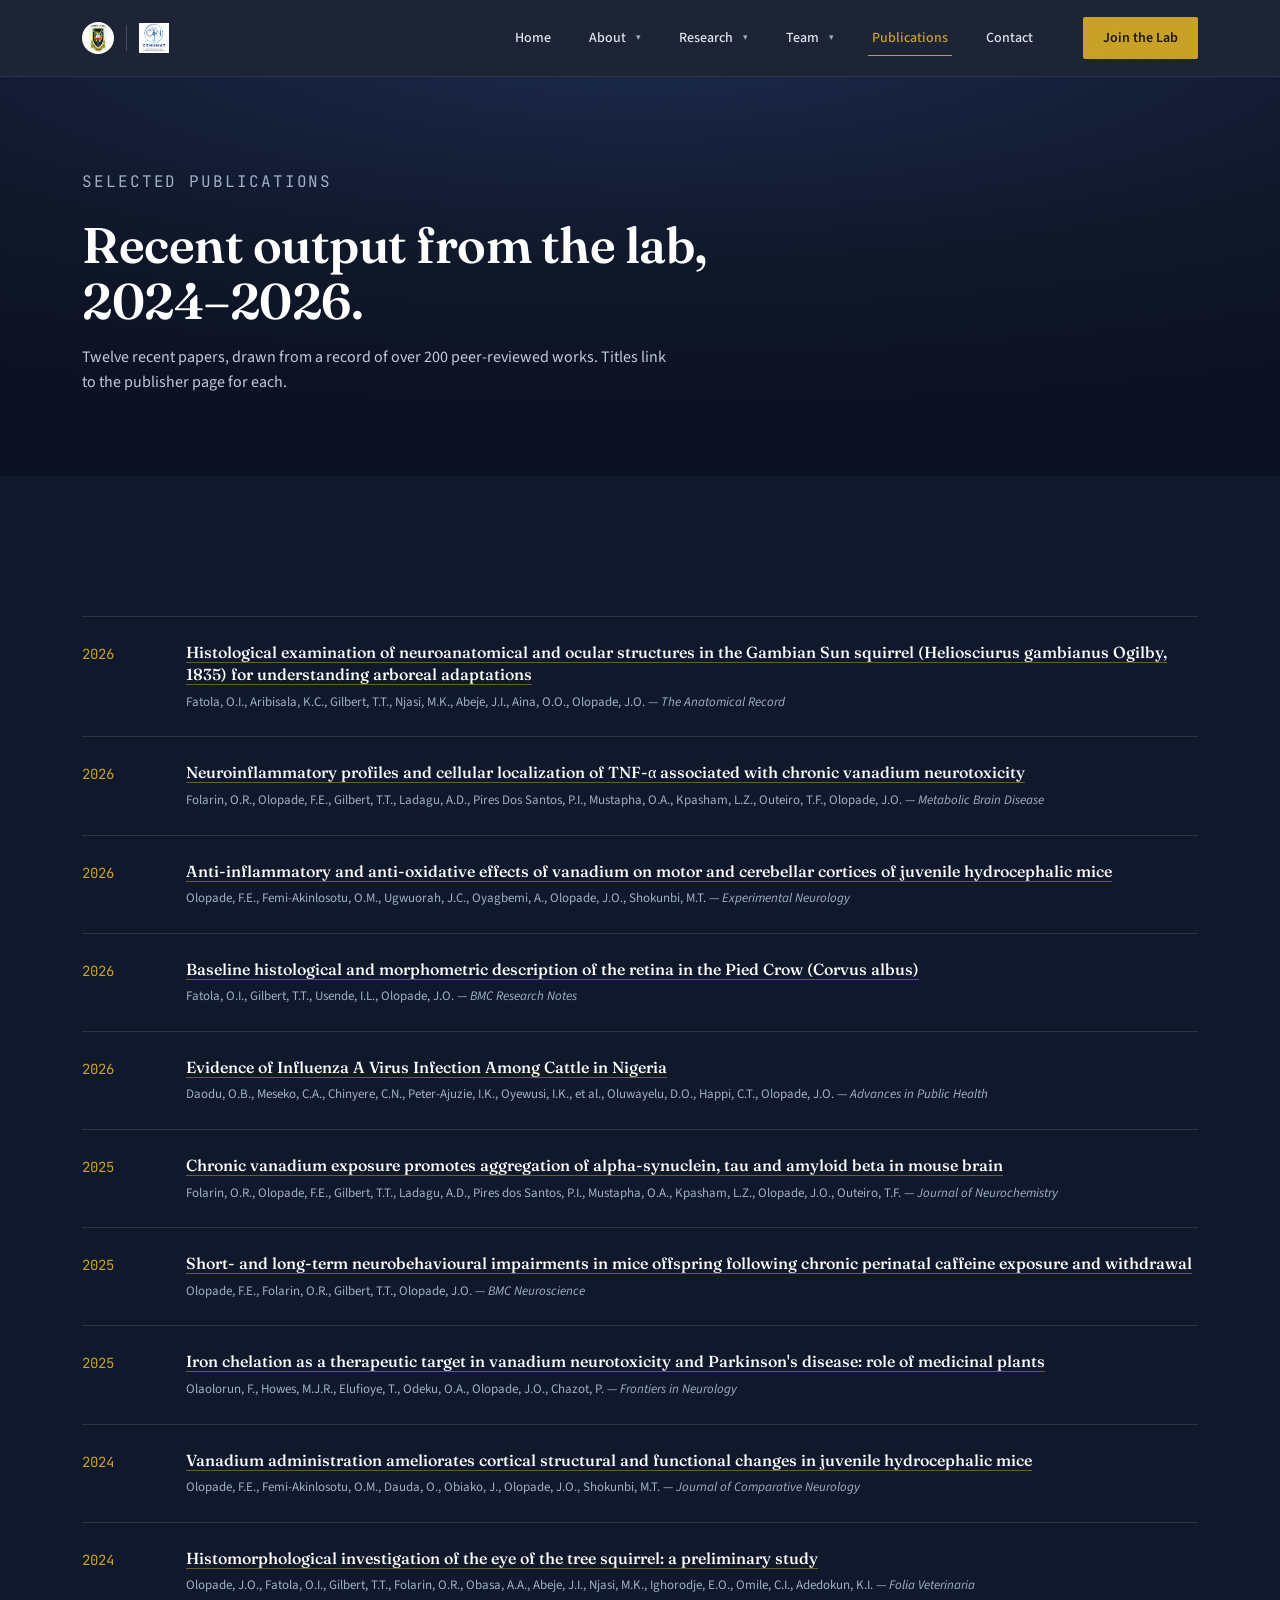
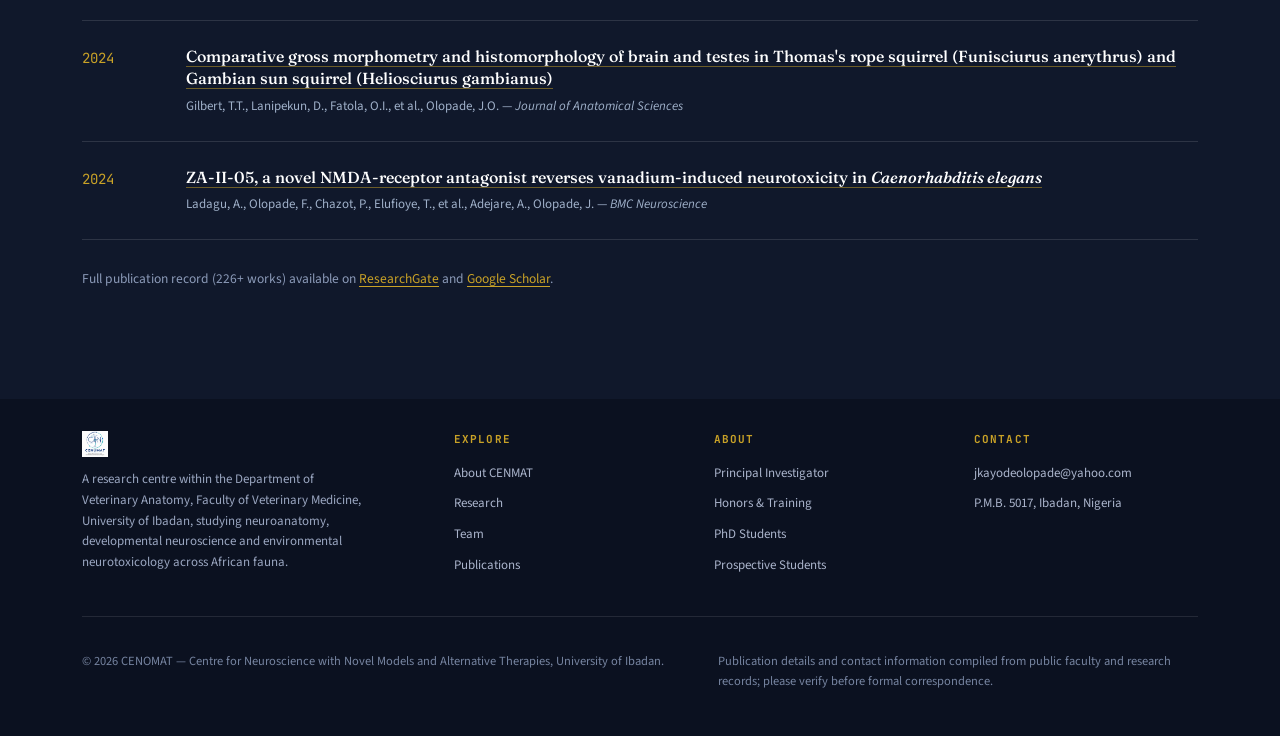
<file: publications.html>
<!DOCTYPE html>
<html lang="en" class="no-js">

<head>
  <script>document.documentElement.classList.replace("no-js","js");</script>
  <meta charset="UTF-8">
  <meta name="viewport" content="width=device-width, initial-scale=1.0">
  <title>Publications — CENMAT</title>
  <meta name="description" content="Selected recent publications from CENUMAT, University of Ibadan.">
  <link rel="preconnect" href="https://fonts.googleapis.com">
  <link rel="preconnect" href="https://fonts.gstatic.com" crossorigin>
  <link
    href="https://fonts.googleapis.com/css2?family=Fraunces:opsz,wght@9..144,400;9..144,500;9..144,600;9..144,700&family=Fraunces:ital,opsz,wght@1,9..144,500&family=Source+Sans+3:wght@400;500;600&family=JetBrains+Mono:wght@400;500&display=swap"
    rel="stylesheet">
  <link rel="stylesheet" href="style.css">
</head>

<body>

  <div class="grain"></div>

  <!-- NAV -->
  <header class="site-header" id="top">
    <div class="wrap header-inner">
      <a href="index.html" class="brand">
        <img src="ui-logo-placeholder.jpg" alt="University of Ibadan" class="ui-logo" width="32" height="32">
        <span class="brand-div" aria-hidden="true"></span>
        <img src="images/cenmat_logo_reversed.png" alt="CENUMAT — Centre for Neuroscience with Novel Models and Alternative Therapies" class="cenmat-logo">
        <span class="brand-tagline">Centre for Neuroscience with Novel Models &amp; Alternative Therapies</span>
      </a>
      <nav class="main-nav" aria-label="Primary">
        <a href="index.html" class="nav-link">Home</a>
        <div class="nav-item">
          <a href="about.html" class="nav-link">About</a>
          <button class="nav-caret" aria-label="Show About submenu" aria-expanded="false">&#9662;</button>
          <div class="dropdown">
            <a href="about.html#story">Our Story</a>
            <a href="about.html#pi">Principal Investigator</a>
            <a href="about.html#honors">Honors &amp; Training</a>
          </div>
        </div>
        <div class="nav-item">
          <a href="research.html" class="nav-link">Research</a>
          <button class="nav-caret" aria-label="Show Research submenu" aria-expanded="false">&#9662;</button>
          <div class="dropdown">
            <a href="research.html#focus">Focus Areas</a>
            <a href="research.html#species">Species Studied</a>
          </div>
        </div>
        <div class="nav-item">
          <a href="team.html" class="nav-link">Team</a>
          <button class="nav-caret" aria-label="Show Team submenu" aria-expanded="false">&#9662;</button>
          <div class="dropdown">
            <a href="team.html#collaborators">Major Collaborators</a>
            <a href="team.html#collaborators-2">Collaborators</a>
            <a href="team.html#postdoc">Junior Lecturers/Postdoctoral Associates</a>
            <a href="team.html#phd">PhD Students</a>
            <a href="team.html#members">Lab Members</a>
            <a href="team.html#past">Past PhD Students/Other Members</a>
          </div>
        </div>
        <a href="publications.html" class="nav-link active">Publications</a>
        <a href="contact.html" class="nav-link">Contact</a>
        <a href="contact.html#prospective" class="nav-link nav-cta">Join the Lab</a>
      </nav>
      <button class="nav-toggle" id="navToggle" aria-label="Toggle menu" aria-expanded="false">
        <span></span><span></span><span></span>
      </button>
    </div>
  </header>

  <!-- PAGE HERO -->
  <section class="page-hero">
    <div class="wrap reveal">
      <p class="eyebrow">Selected Publications</p>
      <h1>Recent output from the lab, 2024–2026.</h1>
      <p>Twelve recent papers, drawn from a record of over 200 peer-reviewed works. Titles link to the publisher
        page for each.</p>
    </div>
  </section>

  <!-- PUBLICATIONS -->
  <section class="section publications">
    <div class="wrap">
      <ol class="pub-list reveal-group">
        <li>
          <span class="pub-year">2026</span>
          <div class="pub-body">
            <p class="pub-title"><a href="https://doi.org/10.1002/ar.25684" target="_blank" rel="noopener">Histological
              examination of neuroanatomical and ocular structures in the Gambian Sun squirrel (Heliosciurus
              gambianus Ogilby, 1835) for understanding arboreal adaptations</a></p>
            <p class="pub-meta">Fatola, O.I., Aribisala, K.C., Gilbert, T.T., Njasi, M.K., Abeje, J.I., Aina, O.O.,
              Olopade, J.O. — <em>The Anatomical Record</em></p>
          </div>
        </li>
        <li>
          <span class="pub-year">2026</span>
          <div class="pub-body">
            <p class="pub-title"><a href="https://doi.org/10.1007/s11011-026-01811-1" target="_blank" rel="noopener">Neuroinflammatory
              profiles and cellular localization of TNF-α associated with chronic vanadium neurotoxicity</a></p>
            <p class="pub-meta">Folarin, O.R., Olopade, F.E., Gilbert, T.T., Ladagu, A.D., Pires Dos Santos, P.I.,
              Mustapha, O.A., Kpasham, L.Z., Outeiro, T.F., Olopade, J.O. — <em>Metabolic Brain Disease</em></p>
          </div>
        </li>
        <li>
          <span class="pub-year">2026</span>
          <div class="pub-body">
            <p class="pub-title"><a href="https://www.sciencedirect.com/science/article/abs/pii/S0014488626001858" target="_blank" rel="noopener">Anti-inflammatory
              and anti-oxidative effects of vanadium on motor and cerebellar cortices of juvenile hydrocephalic
              mice</a></p>
            <p class="pub-meta">Olopade, F.E., Femi‑Akinlosotu, O.M., Ugwuorah, J.C., Oyagbemi, A., Olopade, J.O.,
              Shokunbi, M.T. — <em>Experimental Neurology</em></p>
          </div>
        </li>
        <li>
          <span class="pub-year">2026</span>
          <div class="pub-body">
            <p class="pub-title"><a href="https://doi.org/10.1186/s13104-026-07762-1" target="_blank" rel="noopener">Baseline
              histological and morphometric description of the retina in the Pied Crow (Corvus albus)</a></p>
            <p class="pub-meta">Fatola, O.I., Gilbert, T.T., Usende, I.L., Olopade, J.O. — <em>BMC Research Notes</em></p>
          </div>
        </li>
        <li>
          <span class="pub-year">2026</span>
          <div class="pub-body">
            <p class="pub-title"><a href="https://doi.org/10.1155/adph/4452096" target="_blank" rel="noopener">Evidence
              of Influenza A Virus Infection Among Cattle in Nigeria</a></p>
            <p class="pub-meta">Daodu, O.B., Meseko, C.A., Chinyere, C.N., Peter-Ajuzie, I.K., Oyewusi, I.K., et al.,
              Oluwayelu, D.O., Happi, C.T., Olopade, J.O. — <em>Advances in Public Health</em></p>
          </div>
        </li>
        <li>
          <span class="pub-year">2025</span>
          <div class="pub-body">
            <p class="pub-title"><a href="https://doi.org/10.1111/jnc.70082" target="_blank" rel="noopener">Chronic
              vanadium exposure promotes aggregation of alpha‑synuclein, tau and amyloid beta in mouse brain</a></p>
            <p class="pub-meta">Folarin, O.R., Olopade, F.E., Gilbert, T.T., Ladagu, A.D., Pires dos Santos, P.I.,
              Mustapha, O.A., Kpasham, L.Z., Olopade, J.O., Outeiro, T.F. — <em>Journal of Neurochemistry</em></p>
          </div>
        </li>
        <li>
          <span class="pub-year">2025</span>
          <div class="pub-body">
            <p class="pub-title"><a href="https://doi.org/10.1186/s12868-025-00981-5" target="_blank" rel="noopener">Short-
              and long-term neurobehavioural impairments in mice offspring following chronic perinatal caffeine
              exposure and withdrawal</a></p>
            <p class="pub-meta">Olopade, F.E., Folarin, O.R., Gilbert, T.T., Olopade, J.O. — <em>BMC Neuroscience</em></p>
          </div>
        </li>
        <li>
          <span class="pub-year">2025</span>
          <div class="pub-body">
            <p class="pub-title"><a href="https://doi.org/10.3389/fneur.2025.1667943" target="_blank" rel="noopener">Iron
              chelation as a therapeutic target in vanadium neurotoxicity and Parkinson's disease: role of
              medicinal plants</a></p>
            <p class="pub-meta">Olaolorun, F., Howes, M.J.R., Elufioye, T., Odeku, O.A., Olopade, J.O., Chazot, P. —
              <em>Frontiers in Neurology</em></p>
          </div>
        </li>
        <li>
          <span class="pub-year">2024</span>
          <div class="pub-body">
            <p class="pub-title"><a href="https://doi.org/10.1002/cne.25578" target="_blank" rel="noopener">Vanadium
              administration ameliorates cortical structural and functional changes in juvenile hydrocephalic
              mice</a></p>
            <p class="pub-meta">Olopade, F.E., Femi‑Akinlosotu, O.M., Dauda, O., Obiako, J., Olopade, J.O.,
              Shokunbi, M.T. — <em>Journal of Comparative Neurology</em></p>
          </div>
        </li>
        <li>
          <span class="pub-year">2024</span>
          <div class="pub-body">
            <p class="pub-title"><a href="https://doi.org/10.2478/fv-2024-0001" target="_blank" rel="noopener">Histomorphological
              investigation of the eye of the tree squirrel: a preliminary study</a></p>
            <p class="pub-meta">Olopade, J.O., Fatola, O.I., Gilbert, T.T., Folarin, O.R., Obasa, A.A., Abeje, J.I.,
              Njasi, M.K., Ighorodje, E.O., Omile, C.I., Adedokun, K.I. — <em>Folia Veterinaria</em></p>
          </div>
        </li>
        <li>
          <span class="pub-year">2024</span>
          <div class="pub-body">
            <p class="pub-title"><a href="https://www.researchgate.net/publication/380297572_Comparative_Gross_Morphometry_and_Histomorphology_of_Brain_and_Testes_in_Thomas's_Rope_Squirrel_Funisciurus_anerythrus_and_Gambian_Sun_Squirrel_Heliosciurus_gambianus" target="_blank" rel="noopener">Comparative
              gross morphometry and histomorphology of brain and testes in Thomas's rope squirrel (Funisciurus
              anerythrus) and Gambian sun squirrel (Heliosciurus gambianus)</a></p>
            <p class="pub-meta">Gilbert, T.T., Lanipekun, D., Fatola, O.I., et al., Olopade, J.O. — <em>Journal of
                Anatomical Sciences</em></p>
          </div>
        </li>
        <li>
          <span class="pub-year">2024</span>
          <div class="pub-body">
            <p class="pub-title"><a href="https://doi.org/10.1186/s12868-024-00902-y" target="_blank" rel="noopener">ZA-II-05,
              a novel NMDA-receptor antagonist reverses vanadium-induced neurotoxicity in <em>Caenorhabditis
              elegans</em></a></p>
            <p class="pub-meta">Ladagu, A., Olopade, F., Chazot, P., Elufioye, T., et al., Adejare, A., Olopade, J. —
              <em>BMC Neuroscience</em></p>
          </div>
        </li>
      </ol>
      <p class="pub-note">Full publication record (226+ works) available on <a
          href="https://www.researchgate.net/profile/James-Olopade" target="_blank" rel="noopener">ResearchGate</a> and
        <a href="https://scholar.google.com" target="_blank" rel="noopener">Google Scholar</a>.</p>
    </div>
  </section>

  <footer class="site-footer">
    <div class="wrap">
      <div class="footer-grid">
        <div class="footer-brand">
          <img src="images/cenmat_logo_reversed.png" alt="CENMAT" class="cenmat-logo footer-logo">
          <p>A research centre within the Department of Veterinary Anatomy, Faculty of Veterinary Medicine, University
            of Ibadan, studying neuroanatomy, developmental neuroscience and environmental neurotoxicology across
            African fauna.</p>
        </div>
        <div class="footer-col">
          <h4>Explore</h4>
          <a href="about.html">About CENMAT</a>
          <a href="research.html">Research</a>
          <a href="team.html">Team</a>
          <a href="publications.html">Publications</a>
        </div>
        <div class="footer-col">
          <h4>About</h4>
          <a href="about.html#pi">Principal Investigator</a>
          <a href="about.html#honors">Honors &amp; Training</a>
          <a href="team.html#phd">PhD Students</a>
          <a href="contact.html#prospective">Prospective Students</a>
        </div>
        <div class="footer-col">
          <h4>Contact</h4>
          <a href="mailto:jkayodeolopade@yahoo.com">jkayodeolopade@yahoo.com</a>
          <a href="contact.html">P.M.B. 5017, Ibadan, Nigeria</a>
        </div>
      </div>
      <div class="footer-inner">
        <p>© <span id="year"></span> CENOMAT — Centre for Neuroscience with Novel Models and Alternative Therapies, University of Ibadan.</p>
        <p class="footer-note">Publication details and contact information compiled from public faculty and
          research records; please verify before formal correspondence.</p>
      </div>
    </div>
  </footer>

  <script src="script.js"></script>
</body>

</html>
</file>
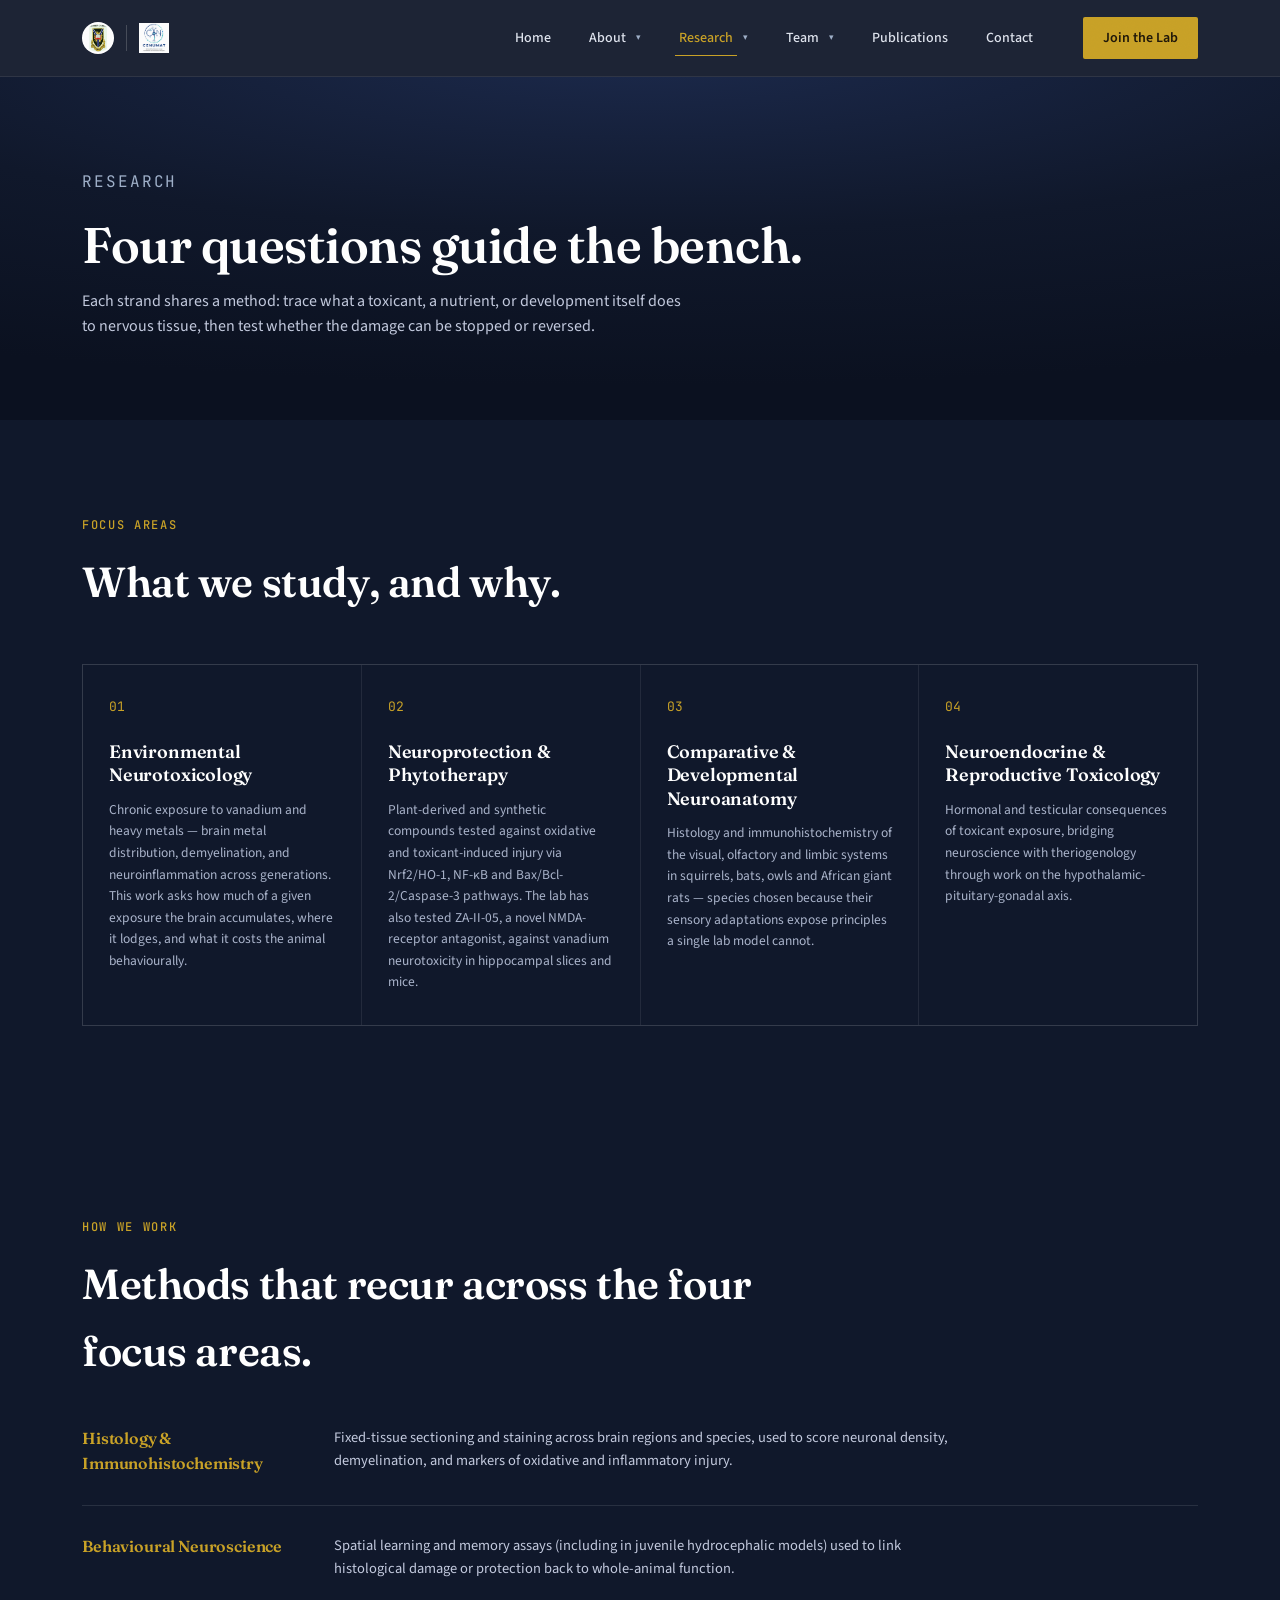
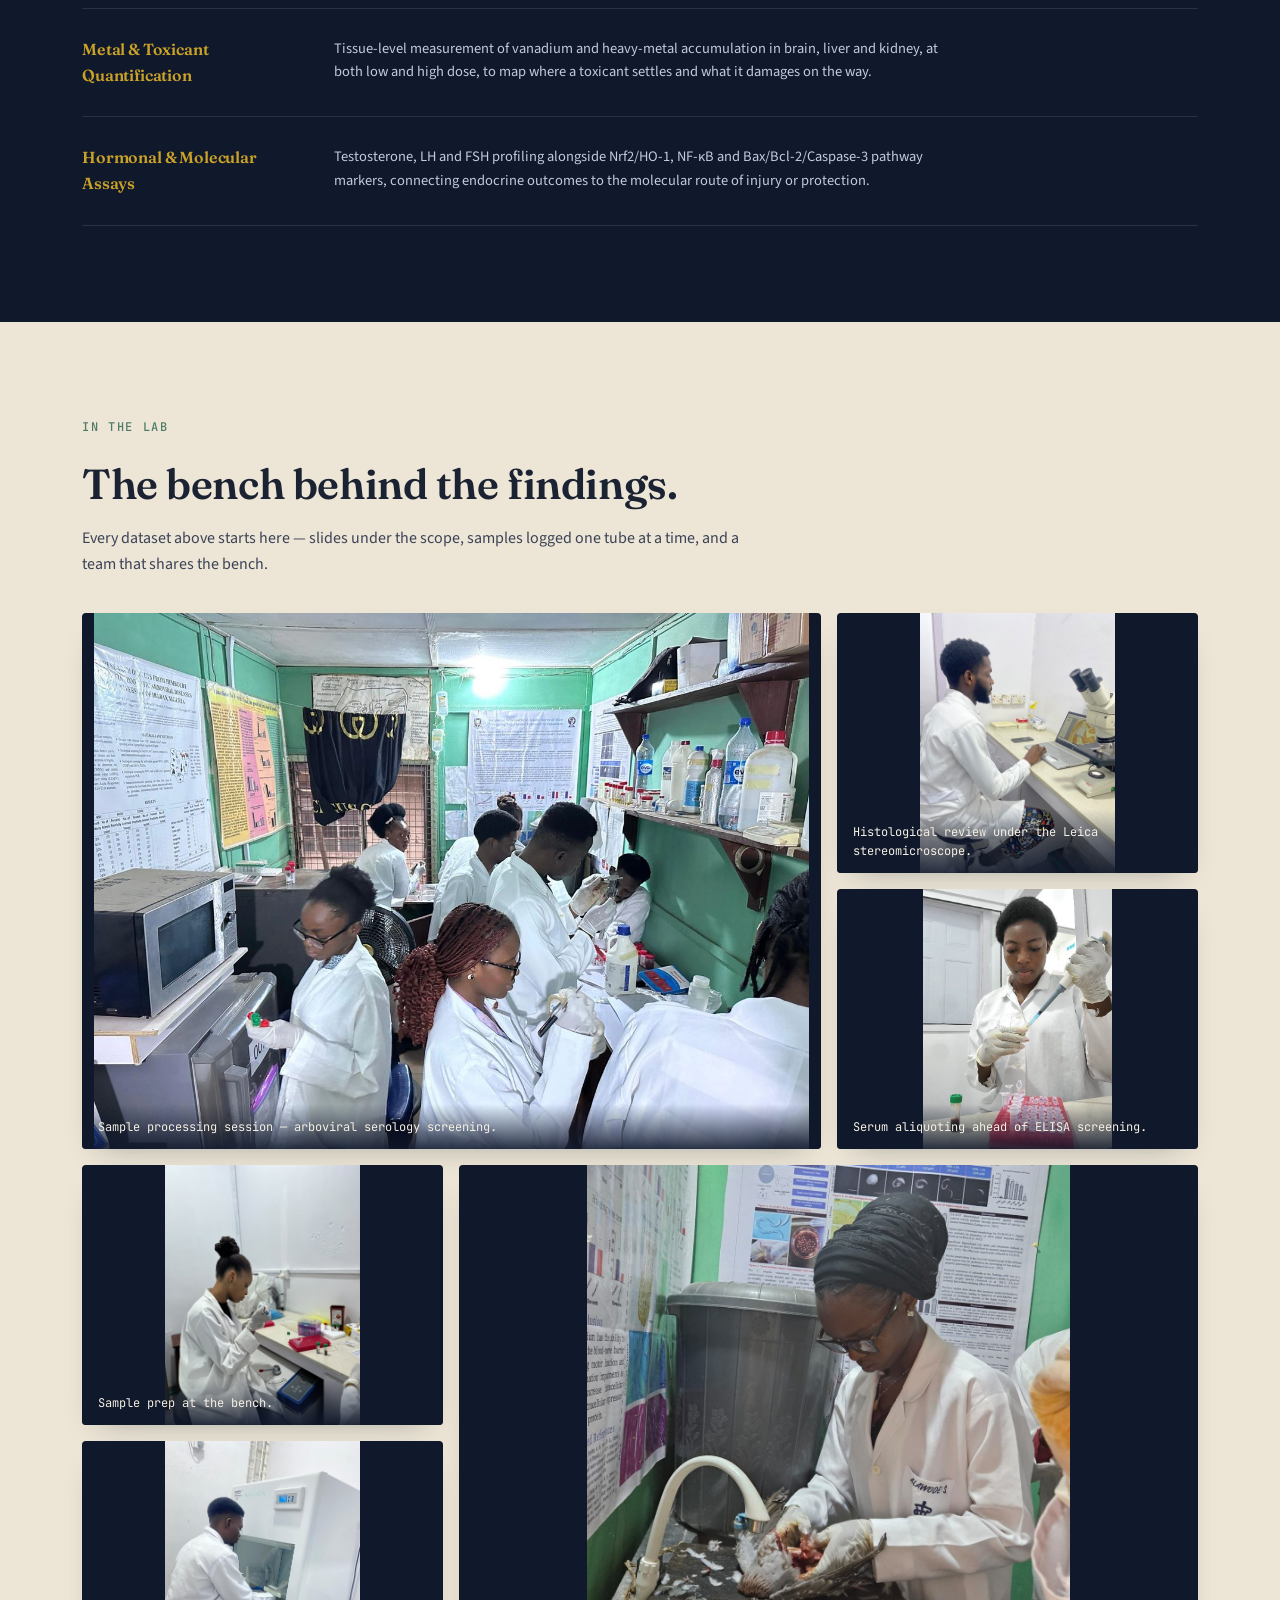
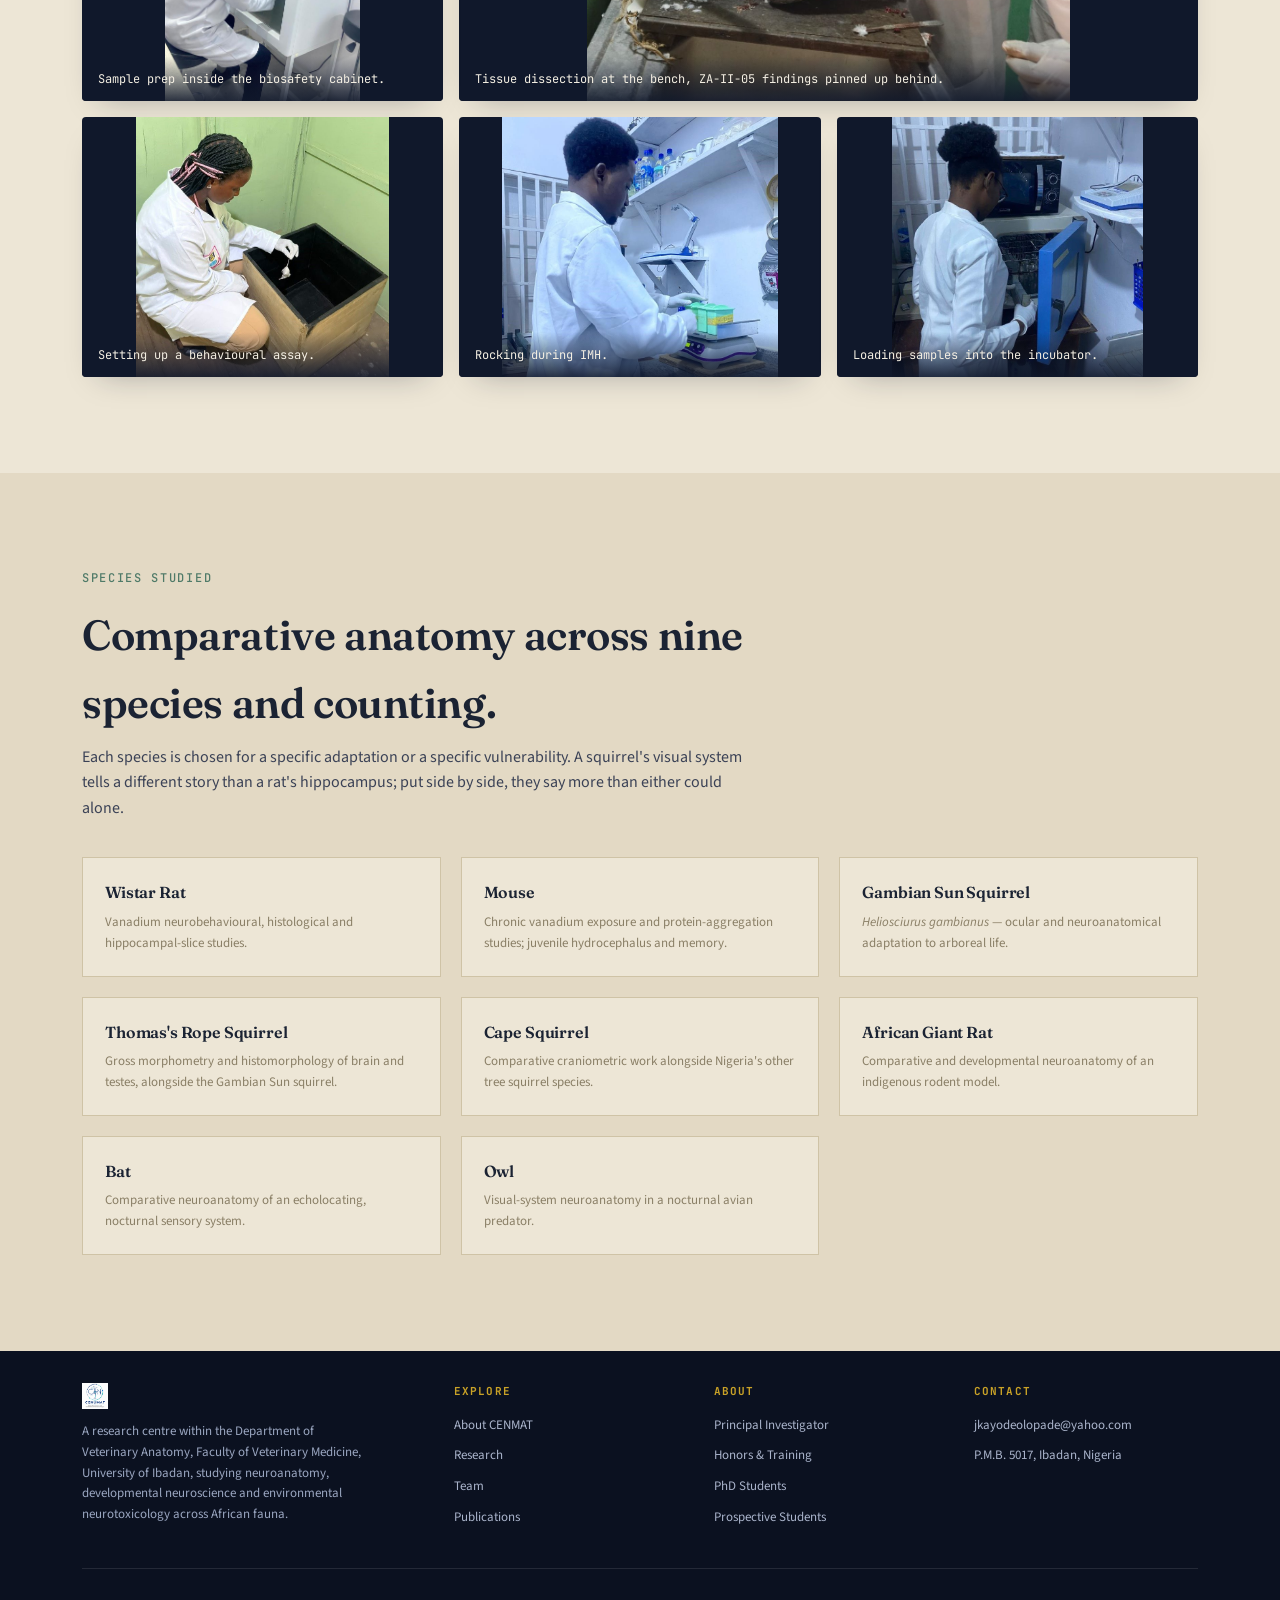
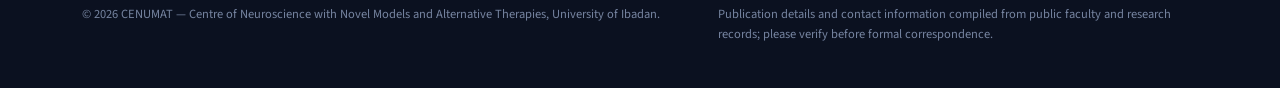
<file: research.html>
<!DOCTYPE html>
<html lang="en" class="no-js">

<head>
  <script>document.documentElement.classList.replace("no-js","js");</script>
  <meta charset="UTF-8">
  <meta name="viewport" content="width=device-width, initial-scale=1.0">
  <title>Research — CENMAT</title>
  <meta name="description" content="Environmental neurotoxicology, neuroprotection, comparative neuroanatomy and neuroendocrine research at CENMAT.">
  <link rel="preconnect" href="https://fonts.googleapis.com">
  <link rel="preconnect" href="https://fonts.gstatic.com" crossorigin>
  <link
    href="https://fonts.googleapis.com/css2?family=Fraunces:opsz,wght@9..144,400;9..144,500;9..144,600;9..144,700&family=Fraunces:ital,opsz,wght@1,9..144,500&family=Source+Sans+3:wght@400;500;600&family=JetBrains+Mono:wght@400;500&display=swap"
    rel="stylesheet">
  <link rel="stylesheet" href="style.css">
</head>

<body>

  <div class="grain"></div>

  <!-- NAV -->
  <header class="site-header" id="top">
    <div class="wrap header-inner">
      <a href="index.html" class="brand">
        <img src="ui-logo-placeholder.jpg" alt="University of Ibadan" class="ui-logo" width="32" height="32">
        <span class="brand-div" aria-hidden="true"></span>
        <img src="images/cenmat_logo_reversed.png" alt="CENUMAT — Centre of Neuroscience with Novel Models and Alternative Therapies" class="cenmat-logo">
        <span class="brand-tagline">Centre for Neuroscience with Novel Models &amp; Alternative Therapies</span>
      </a>
      <nav class="main-nav" aria-label="Primary">
        <a href="index.html" class="nav-link">Home</a>
        <div class="nav-item">
          <a href="about.html" class="nav-link">About</a>
          <button class="nav-caret" aria-label="Show About submenu" aria-expanded="false">&#9662;</button>
          <div class="dropdown">
            <a href="about.html#story">Our Story</a>
            <a href="about.html#pi">Principal Investigator</a>
            <a href="about.html#honors">Honors &amp; Training</a>
          </div>
        </div>
        <div class="nav-item">
          <a href="research.html" class="nav-link active">Research</a>
          <button class="nav-caret" aria-label="Show Research submenu" aria-expanded="false">&#9662;</button>
          <div class="dropdown">
            <a href="research.html#focus">Focus Areas</a>
            <a href="research.html#species">Species Studied</a>
          </div>
        </div>
        <div class="nav-item">
          <a href="team.html" class="nav-link">Team</a>
          <button class="nav-caret" aria-label="Show Team submenu" aria-expanded="false">&#9662;</button>
          <div class="dropdown">
            <a href="team.html#collaborators">Major Collaborators</a>
            <a href="team.html#collaborators-2">Collaborators</a>
            <a href="team.html#postdoc">Junior Lecturers/Postdoctoral Associates</a>
            <a href="team.html#phd">PhD Students</a>
            <a href="team.html#members">Lab Members</a>
            <a href="team.html#past">Past PhD Students/Other Members</a>
          </div>
        </div>
        <a href="publications.html" class="nav-link">Publications</a>
        <a href="contact.html" class="nav-link">Contact</a>
        <a href="contact.html#prospective" class="nav-link nav-cta">Join the Lab</a>
      </nav>
      <button class="nav-toggle" id="navToggle" aria-label="Toggle menu" aria-expanded="false">
        <span></span><span></span><span></span>
      </button>
    </div>
  </header>

  <!-- PAGE HERO -->
  <section class="page-hero">
    <div class="wrap reveal">
      <p class="eyebrow">Research</p>
      <h1>Four questions guide the bench.</h1>
      <p>Each strand shares a method: trace what a toxicant, a nutrient, or development itself does to nervous
        tissue, then test whether the damage can be stopped or reversed.</p>
    </div>
  </section>

  <!-- FOCUS -->
  <section id="focus" class="section focus">
    <div class="wrap">
      <p class="kicker light">Focus Areas</p>
      <h2 class="section-title">What we study, and why.</h2>
      <div class="focus-grid reveal-group">
        <article class="focus-card">
          <span class="focus-index">01</span>
          <h3>Environmental Neurotoxicology</h3>
          <p>Chronic exposure to vanadium and heavy metals — brain metal distribution, demyelination, and
            neuroinflammation across generations. This work asks how much of a given exposure the brain
            accumulates, where it lodges, and what it costs the animal behaviourally.</p>
        </article>
        <article class="focus-card">
          <span class="focus-index">02</span>
          <h3>Neuroprotection &amp; Phytotherapy</h3>
          <p>Plant-derived and synthetic compounds tested against oxidative and toxicant-induced injury via
            Nrf2/HO-1, NF-κB and Bax/Bcl-2/Caspase-3 pathways. The lab has also tested ZA-II-05, a novel
            NMDA-receptor antagonist, against vanadium neurotoxicity in hippocampal slices and mice.</p>
        </article>
        <article class="focus-card">
          <span class="focus-index">03</span>
          <h3>Comparative &amp; Developmental Neuroanatomy</h3>
          <p>Histology and immunohistochemistry of the visual, olfactory and limbic systems in squirrels, bats,
            owls and African giant rats — species chosen because their sensory adaptations expose principles a
            single lab model cannot.</p>
        </article>
        <article class="focus-card">
          <span class="focus-index">04</span>
          <h3>Neuroendocrine &amp; Reproductive Toxicology</h3>
          <p>Hormonal and testicular consequences of toxicant exposure, bridging neuroscience with
            theriogenology through work on the hypothalamic-pituitary-gonadal axis.</p>
        </article>
      </div>
    </div>
  </section>

  <!-- METHODS -->
  <section class="section" style="background:var(--ink); color:var(--cream-text);">
    <div class="wrap">
      <p class="kicker light">How We Work</p>
      <h2 class="section-title" style="color:#fff;">Methods that recur across the four focus areas.</h2>
      <div style="margin-top:12px;" class="reveal-group">
        <div class="method-block">
          <h3>Histology &amp; Immunohistochemistry</h3>
          <p>Fixed-tissue sectioning and staining across brain regions and species, used to score neuronal
            density, demyelination, and markers of oxidative and inflammatory injury.</p>
        </div>
        <div class="method-block">
          <h3>Behavioural Neuroscience</h3>
          <p>Spatial learning and memory assays (including in juvenile hydrocephalic models) used to link
            histological damage or protection back to whole-animal function.</p>
        </div>
        <div class="method-block">
          <h3>Metal &amp; Toxicant Quantification</h3>
          <p>Tissue-level measurement of vanadium and heavy-metal accumulation in brain, liver and kidney, at
            both low and high dose, to map where a toxicant settles and what it damages on the way.</p>
        </div>
        <div class="method-block">
          <h3>Hormonal &amp; Molecular Assays</h3>
          <p>Testosterone, LH and FSH profiling alongside Nrf2/HO-1, NF-κB and Bax/Bcl-2/Caspase-3 pathway
            markers, connecting endocrine outcomes to the molecular route of injury or protection.</p>
        </div>
      </div>
    </div>
  </section>

  <!-- GALLERY -->
  <section class="section gallery">
    <div class="wrap">
      <p class="kicker">In the Lab</p>
      <h2 class="section-title">The bench behind the findings.</h2>
      <p class="gallery-intro">Every dataset above starts here — slides under the scope, samples logged one
        tube at a time, and a team that shares the bench.</p>
      <div class="gallery-grid reveal-group">
        <figure class="gallery-item gallery-item-wide">
          <img src="lab-group.jpg" alt="Lab members processing samples together at the bench" loading="lazy">
          <figcaption>Sample processing session — arboviral serology screening.</figcaption>
        </figure>
        <figure class="gallery-item">
          <img src="lab-microscope.jpg" alt="Researcher examining a histology slide under a Leica microscope" loading="lazy">
          <figcaption>Histological review under the Leica stereomicroscope.</figcaption>
        </figure>
        <figure class="gallery-item">
          <img src="lab-pipette.jpg" alt="Researcher pipetting serum samples into a sample tray" loading="lazy">
          <figcaption>Serum aliquoting ahead of ELISA screening.</figcaption>
        </figure>
        <figure class="gallery-item">
          <img src="lab-bench.jpg" alt="Researcher preparing samples at the bench" loading="lazy">
          <figcaption>Sample prep at the bench.</figcaption>
        </figure>
        <figure class="gallery-item gallery-item-wide">
          <img src="lab-bird-dissection.jpg" alt="Researcher dissecting a specimen at the bench beside a lab poster" loading="lazy">
          <figcaption>Tissue dissection at the bench, ZA-II-05 findings pinned up behind.</figcaption>
        </figure>
        <figure class="gallery-item">
          <img src="lab-biosafety-cabinet.jpg" alt="Researcher working inside a biosafety cabinet" loading="lazy">
          <figcaption>Sample prep inside the biosafety cabinet.</figcaption>
        </figure>
        <figure class="gallery-item">
          <img src="lab-mouse-handling.jpg" alt="Researcher handling a laboratory subject over a testing box" loading="lazy">
          <figcaption>Setting up a behavioural assay.</figcaption>
        </figure>
        <figure class="gallery-item">
          <img src="lab-weighing.jpg" alt="Researcher rocking during IMH" loading="lazy">
          <figcaption>Rocking during IMH.</figcaption>
        </figure>
        <figure class="gallery-item">
          <img src="lab-incubator.jpg" alt="Researcher loading samples into a lab incubator" loading="lazy">
          <figcaption>Loading samples into the incubator.</figcaption>
        </figure>
        
      </div>
    </div>
  </section>

  <!-- SPECIES -->
  <section id="species" class="section" style="background:var(--parchment-2);">
    <div class="wrap">
      <p class="kicker">Species Studied</p>
      <h2 class="section-title">Comparative anatomy across nine species and counting.</h2>
      <p class="species-intro">Each species is chosen for a specific adaptation or a specific vulnerability. A
        squirrel's visual system tells a different story than a rat's hippocampus; put side by side, they say
        more than either could alone.</p>
      <div class="species-grid reveal-group">
        <div class="species-card">
          <h3>Wistar Rat</h3>
          <p>Vanadium neurobehavioural, histological and hippocampal-slice studies.</p>
        </div>
        <div class="species-card">
          <h3>Mouse</h3>
          <p>Chronic vanadium exposure and protein-aggregation studies; juvenile hydrocephalus and memory.</p>
        </div>
        <div class="species-card">
          <h3>Gambian Sun Squirrel</h3>
          <p><em>Heliosciurus gambianus</em> — ocular and neuroanatomical adaptation to arboreal life.</p>
        </div>
        <div class="species-card">
          <h3>Thomas's Rope Squirrel</h3>
          <p>Gross morphometry and histomorphology of brain and testes, alongside the Gambian Sun squirrel.</p>
        </div>
        <div class="species-card">
          <h3>Cape Squirrel</h3>
          <p>Comparative craniometric work alongside Nigeria's other tree squirrel species.</p>
        </div>
        <div class="species-card">
          <h3>African Giant Rat</h3>
          <p>Comparative and developmental neuroanatomy of an indigenous rodent model.</p>
        </div>
        <div class="species-card">
          <h3>Bat</h3>
          <p>Comparative neuroanatomy of an echolocating, nocturnal sensory system.</p>
        </div>
        <div class="species-card">
          <h3>Owl</h3>
          <p>Visual-system neuroanatomy in a nocturnal avian predator.</p>
        </div>
      </div>
    </div>
  </section>

  <footer class="site-footer">
    <div class="wrap">
      <div class="footer-grid">
        <div class="footer-brand">
          <img src="images/cenmat_logo_reversed.png" alt="CENOMAT" class="cenmat-logo footer-logo">
          <p>A research centre within the Department of Veterinary Anatomy, Faculty of Veterinary Medicine, University
            of Ibadan, studying neuroanatomy, developmental neuroscience and environmental neurotoxicology across
            African fauna.</p>
        </div>
        <div class="footer-col">
          <h4>Explore</h4>
          <a href="about.html">About CENMAT</a>
          <a href="research.html">Research</a>
          <a href="team.html">Team</a>
          <a href="publications.html">Publications</a>
        </div>
        <div class="footer-col">
          <h4>About</h4>
          <a href="about.html#pi">Principal Investigator</a>
          <a href="about.html#honors">Honors &amp; Training</a>
          <a href="team.html#phd">PhD Students</a>
          <a href="contact.html#prospective">Prospective Students</a>
        </div>
        <div class="footer-col">
          <h4>Contact</h4>
          <a href="mailto:jkayodeolopade@yahoo.com">jkayodeolopade@yahoo.com</a>
          <a href="contact.html">P.M.B. 5017, Ibadan, Nigeria</a>
        </div>
      </div>
      <div class="footer-inner">
        <p>© <span id="year"></span> CENUMAT — Centre of Neuroscience with Novel Models and Alternative Therapies, University of Ibadan.</p>
        <p class="footer-note">Publication details and contact information compiled from public faculty and
          research records; please verify before formal correspondence.</p>
      </div>
    </div>
  </footer>

  <script src="script.js"></script>
</body>

</html>
</file>
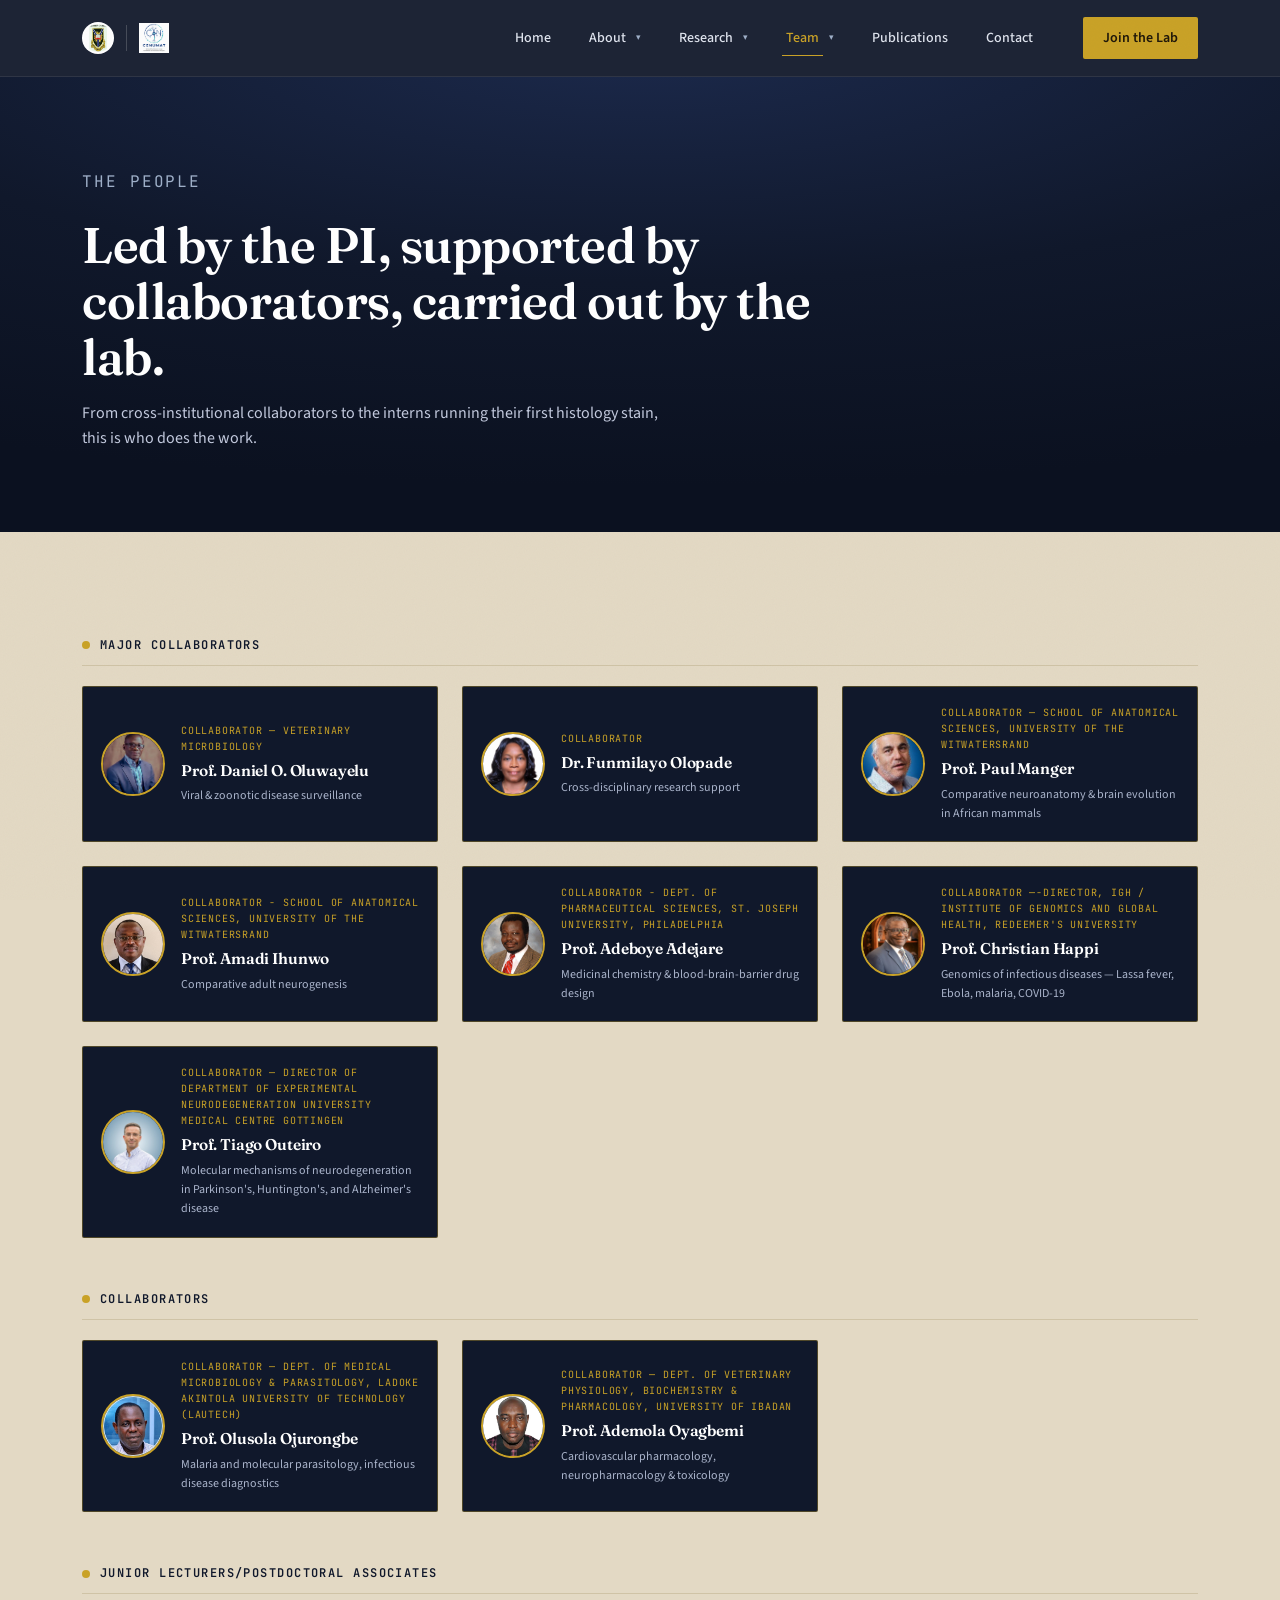
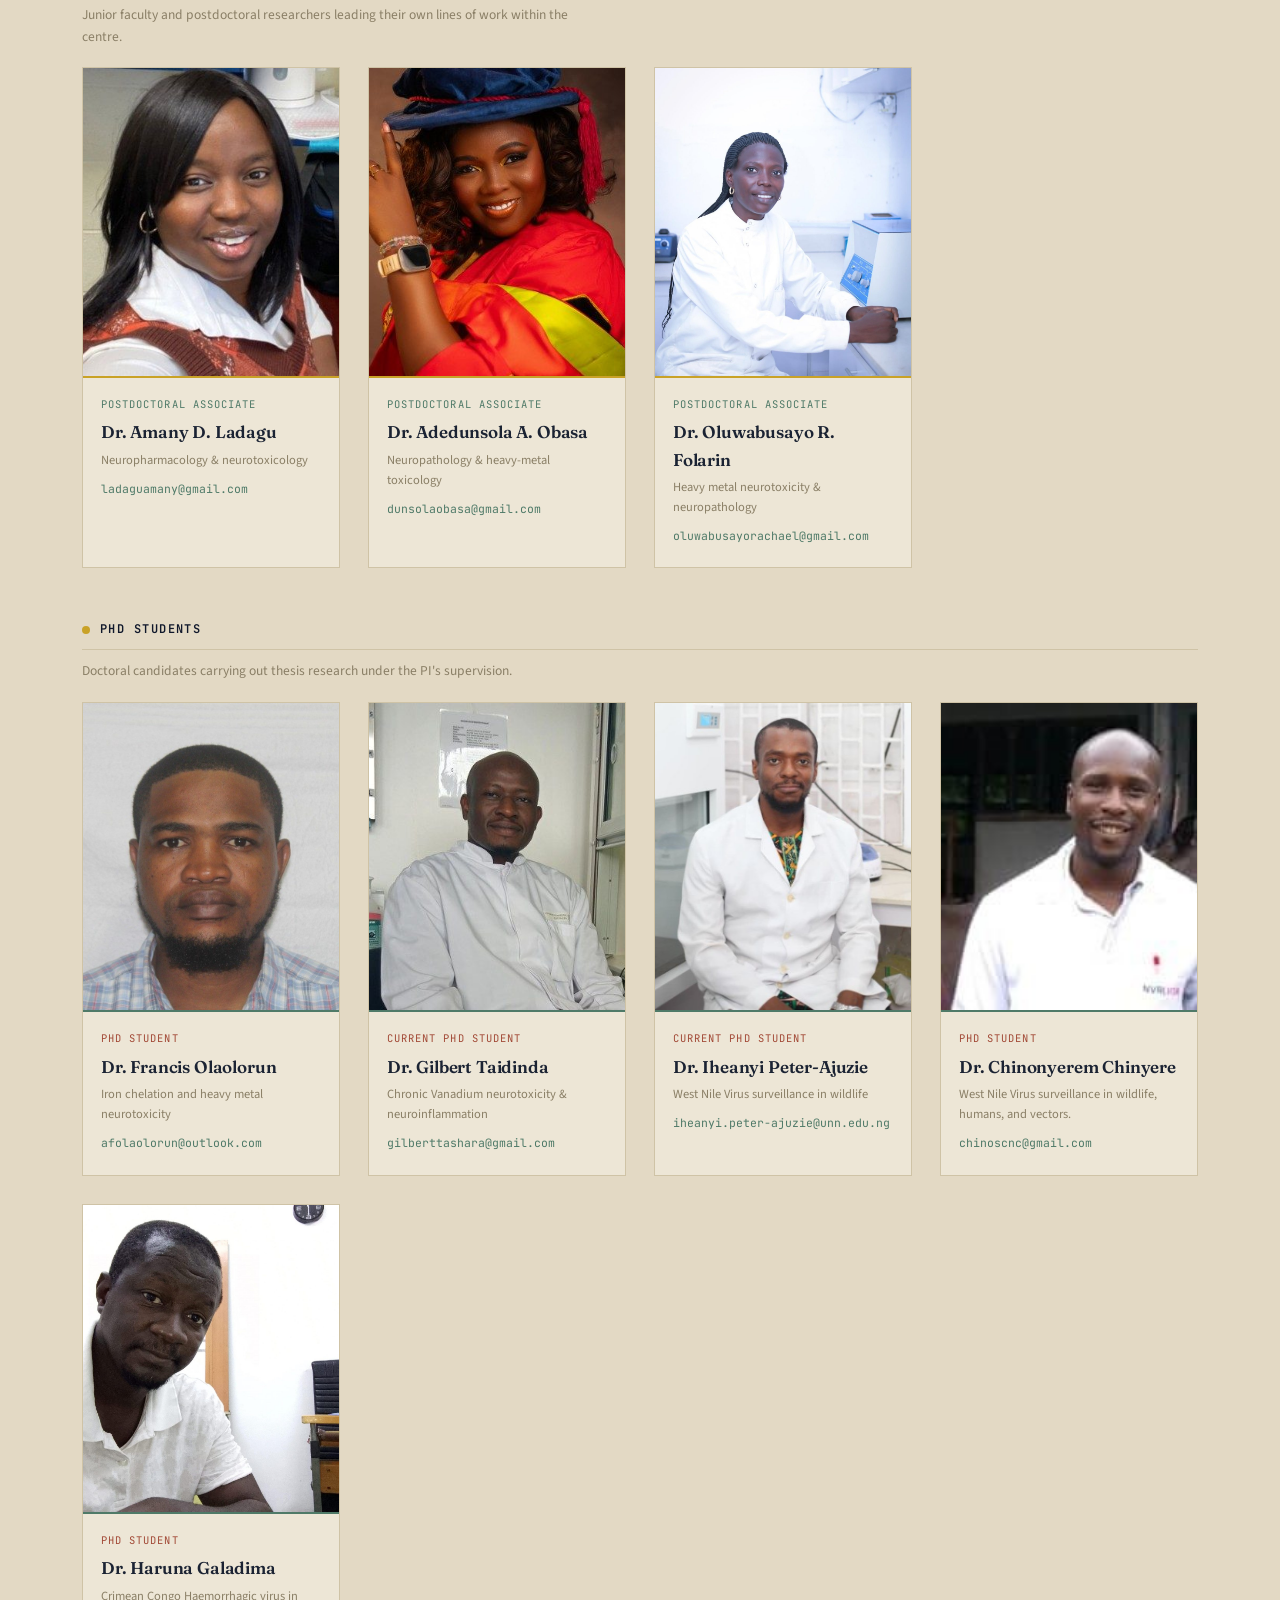
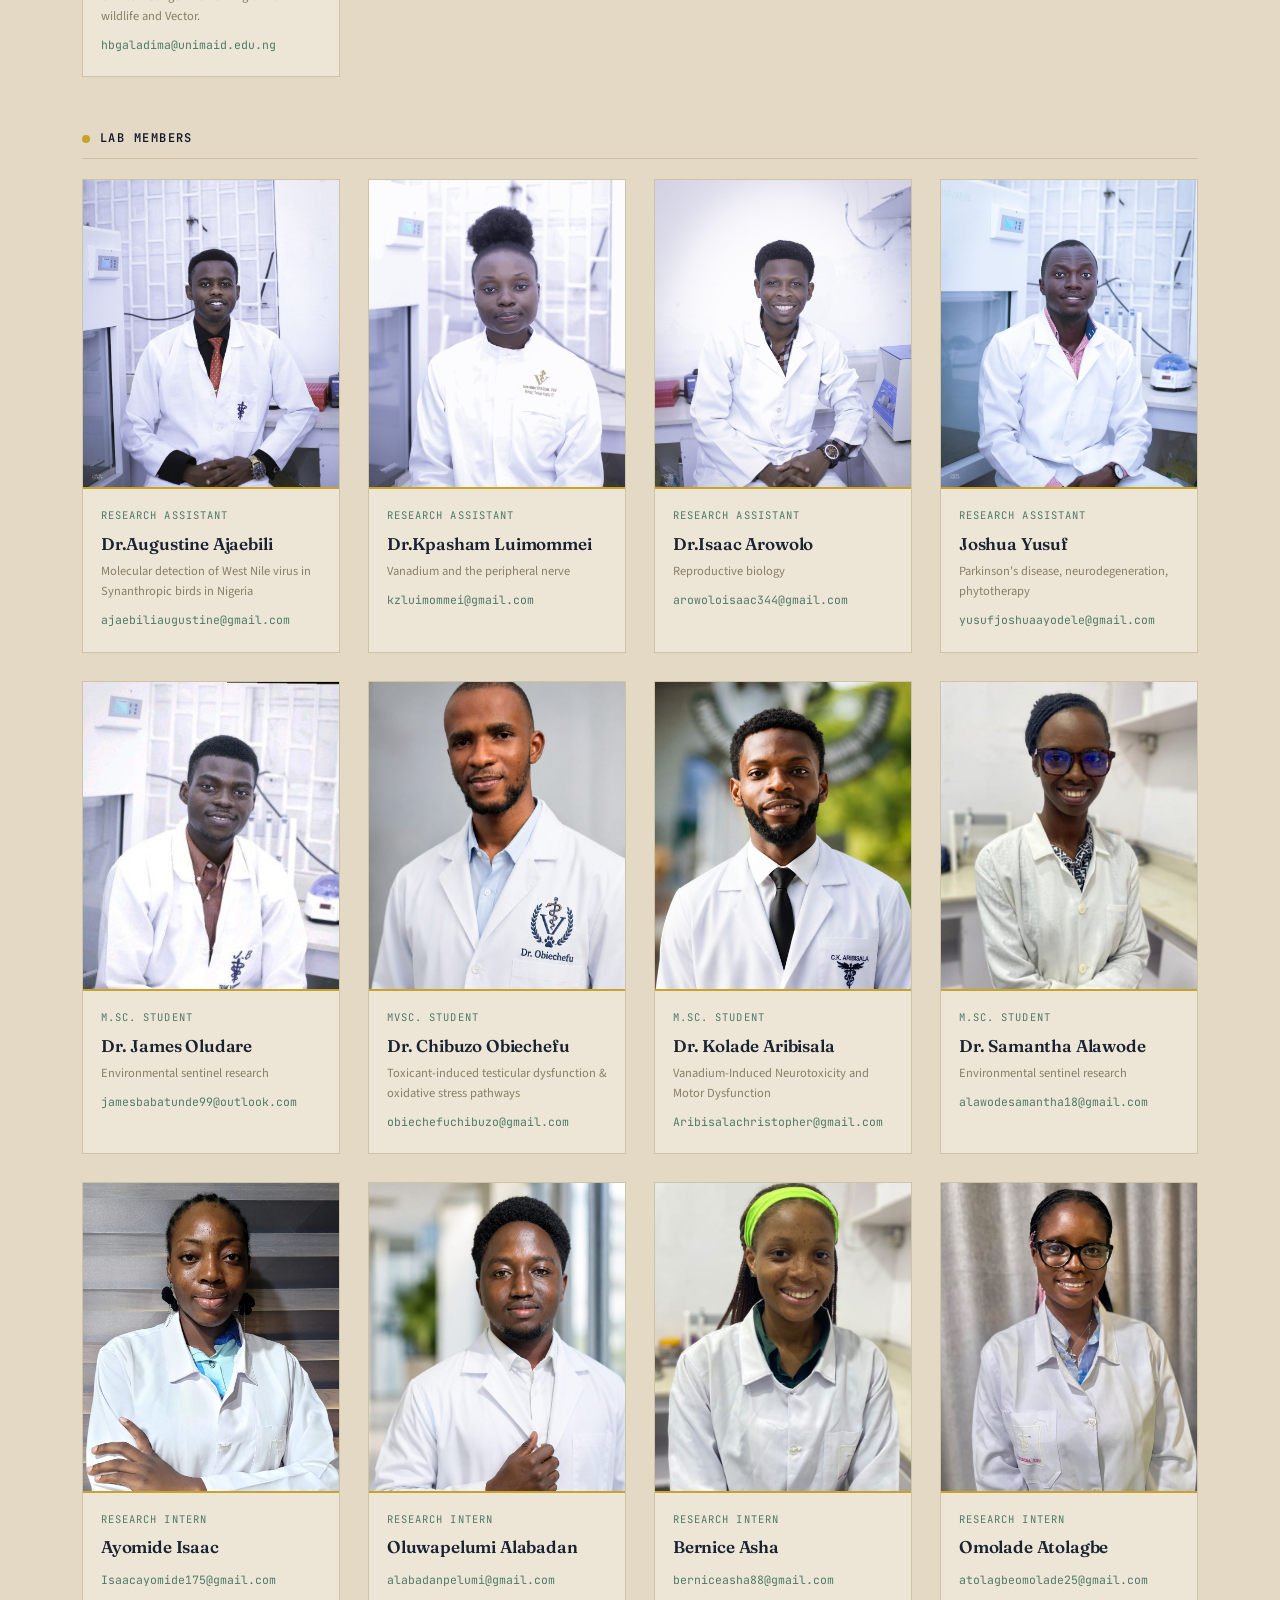
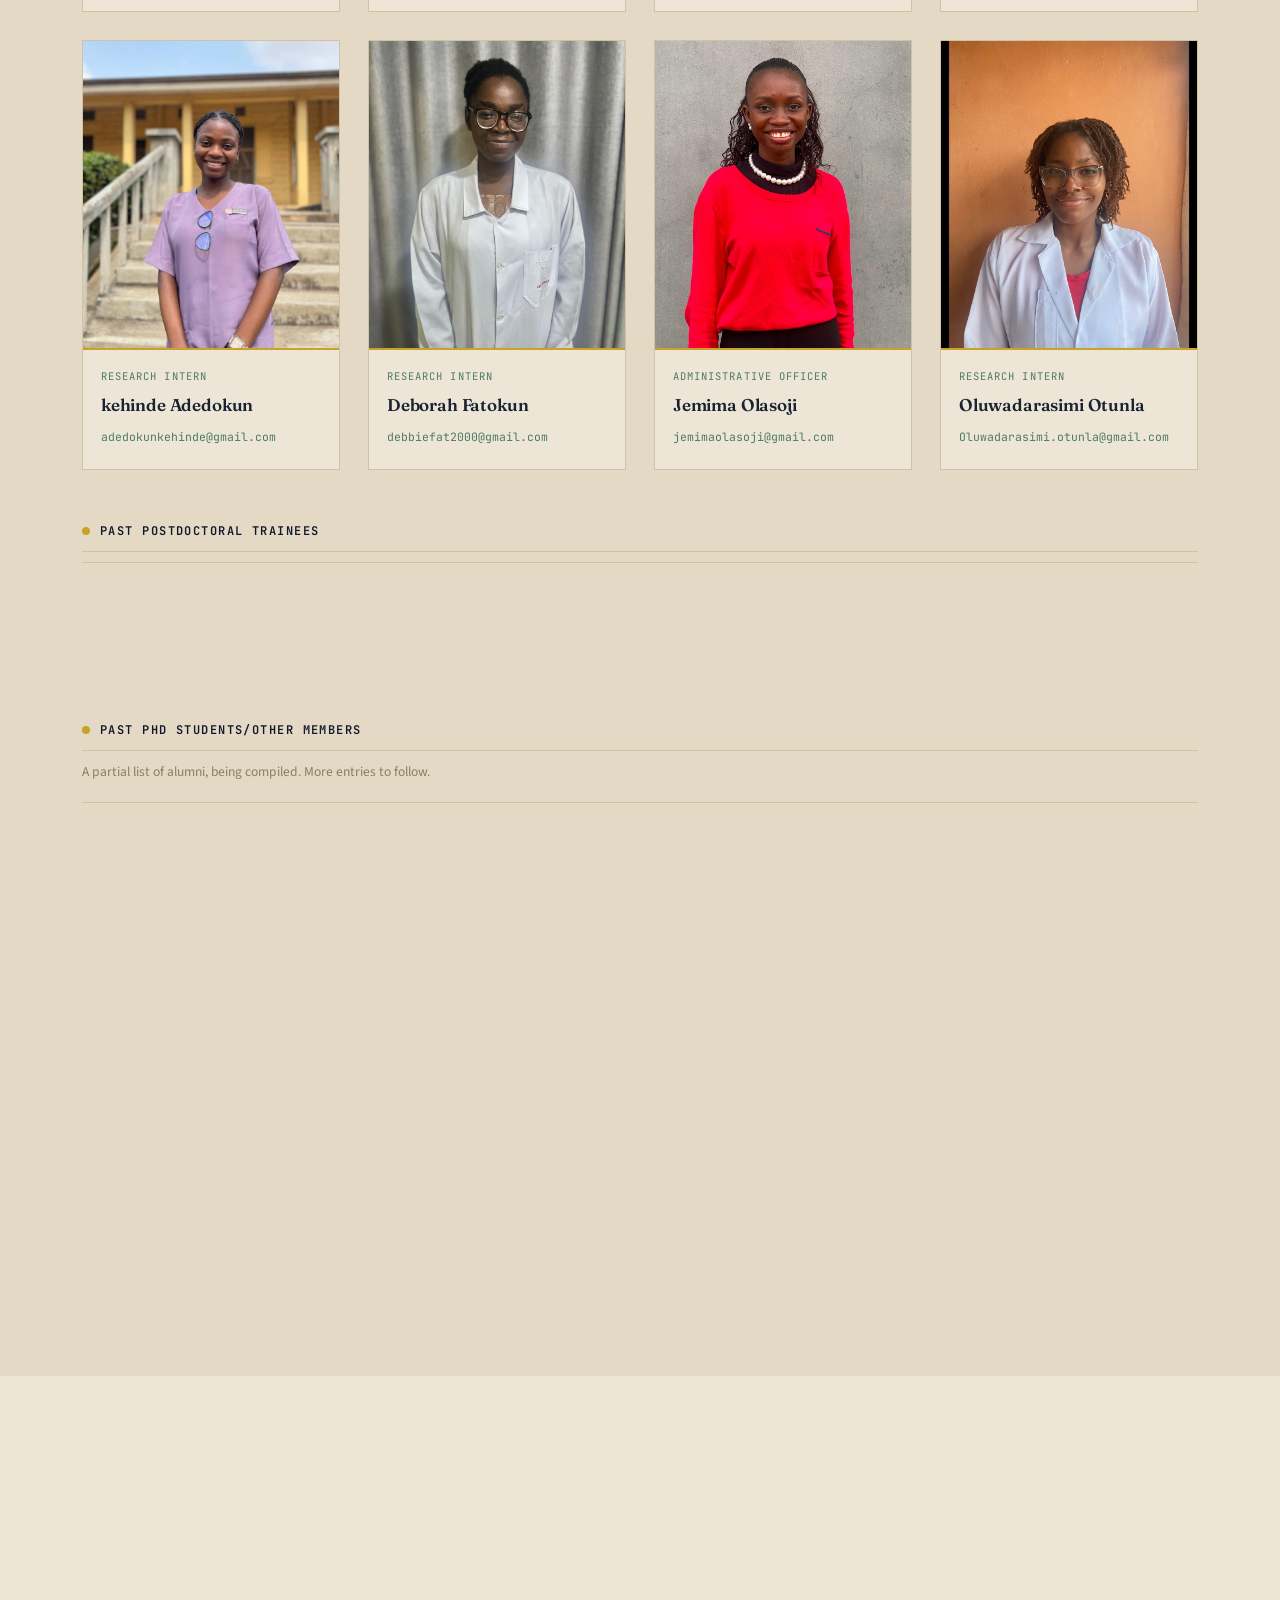
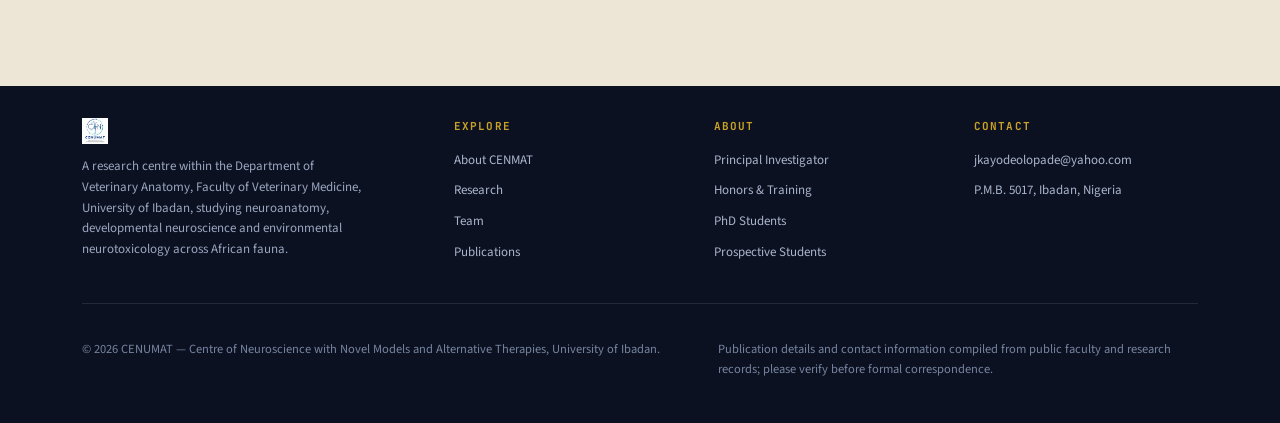
<file: team.html>
<!DOCTYPE html>
<html lang="en" class="no-js">

<head>
  <script>document.documentElement.classList.replace("no-js","js");</script>
  <meta charset="UTF-8">
  <meta name="viewport" content="width=device-width, initial-scale=1.0">
  <title>Team — CENOMAT</title>
  <meta name="description" content="The collaborators, junior lecturers/postdoctoral associates, PhD students and lab members of CENMAT.">
  <link rel="preconnect" href="https://fonts.googleapis.com">
  <link rel="preconnect" href="https://fonts.gstatic.com" crossorigin>
  <link
    href="https://fonts.googleapis.com/css2?family=Fraunces:opsz,wght@9..144,400;9..144,500;9..144,600;9..144,700&family=Fraunces:ital,opsz,wght@1,9..144,500&family=Source+Sans+3:wght@400;500;600&family=JetBrains+Mono:wght@400;500&display=swap"
    rel="stylesheet">
  <link rel="stylesheet" href="style.css">
</head>

<body>

  <div class="grain"></div>

  <!-- NAV -->
  <header class="site-header" id="top">
    <div class="wrap header-inner">
      <a href="index.html" class="brand">
        <img src="ui-logo-placeholder.jpg" alt="University of Ibadan" class="ui-logo" width="32" height="32">
        <span class="brand-div" aria-hidden="true"></span>
        <img src="images/cenmat_logo_reversed.png" alt="CENuMAT — Centre for Neuroscience with Novel Models and Alternative Therapies" class="cenmat-logo">
        <span class="brand-tagline">Centre of Neuroscience with Novel Models &amp; Alternative Therapies</span>
      </a>
      <nav class="main-nav" aria-label="Primary">
        <a href="index.html" class="nav-link">Home</a>
        <div class="nav-item">
          <a href="about.html" class="nav-link">About</a>
          <button class="nav-caret" aria-label="Show About submenu" aria-expanded="false">&#9662;</button>
          <div class="dropdown">
            <a href="about.html#story">Our Story</a>
            <a href="about.html#pi">Principal Investigator</a>
            <a href="about.html#honors">Honors &amp; Training</a>
          </div>
        </div>
        <div class="nav-item">
          <a href="research.html" class="nav-link">Research</a>
          <button class="nav-caret" aria-label="Show Research submenu" aria-expanded="false">&#9662;</button>
          <div class="dropdown">
            <a href="research.html#focus">Focus Areas</a>
            <a href="research.html#species">Species Studied</a>
          </div>
        </div>
        <div class="nav-item">
          <a href="team.html" class="nav-link active">Team</a>
          <button class="nav-caret" aria-label="Show Team submenu" aria-expanded="false">&#9662;</button>
          <div class="dropdown">
            <a href="team.html#collaborators">Major Collaborators</a>
            <a href="team.html#collaborators-2">Collaborators</a>
            <a href="team.html#postdoc">Junior Lecturers/Postdoctoral Associates</a>
            <a href="team.html#phd">PhD Students</a>
            <a href="team.html#members">Lab Members</a>
            <a href="team.html#past-postdoc">Past Postdoctoral Fellows</a>
            <a href="team.html#past">Past PhD Students/Other Members</a>
          </div>
        </div>
        <a href="publications.html" class="nav-link">Publications</a>
        <a href="contact.html" class="nav-link">Contact</a>
        <a href="contact.html#prospective" class="nav-link nav-cta">Join the Lab</a>
      </nav>
      <button class="nav-toggle" id="navToggle" aria-label="Toggle menu" aria-expanded="false">
        <span></span><span></span><span></span>
      </button>
    </div>
  </header>

  <!-- PAGE HERO -->
  <section class="page-hero">
    <div class="wrap reveal">
      <p class="eyebrow">The People</p>
      <h1>Led by the PI, supported by collaborators, carried out by the lab.</h1>
      <p>From cross-institutional collaborators to the interns running their first histology stain, this is
        who does the work.</p>
    </div>
  </section>

  <!-- TEAM -->
  <section class="section team">
    <div class="wrap">
      <p class="team-subhead" id="collaborators">Major Collaborators</p>
      <div class="collab-grid reveal-group" id="collabGrid">
        <!-- collaborator cards injected by script.js -->
      </div>

      <p class="team-subhead" id="collaborators-2">Collaborators</p>
      <div class="collab-grid reveal-group" id="collab2Grid">
        <!-- collaborator cards injected by script.js -->
      </div>

      <p class="team-subhead" id="postdoc">Junior Lecturers/Postdoctoral Associates</p>
      <p class="team-subnote">Junior faculty and postdoctoral researchers leading their own lines of work within the centre.</p>
      <div class="team-grid reveal-group" id="postdocGrid">
        <!-- postdoctoral associate cards injected by script.js -->
      </div>

      <p class="team-subhead" id="phd">PhD Students</p>
      <p class="team-subnote">Doctoral candidates carrying out thesis research under the PI's supervision.</p>
      <div class="team-grid phd-grid reveal-group" id="phdGrid">
        <!-- PhD student cards injected by script.js -->
      </div>

      <p class="team-subhead" id="members">Lab Members</p>
      <div class="team-grid reveal-group" id="teamGrid">
        <!-- member cards injected by script.js -->
      </div>

      <p class="team-subhead" id="past-postdoc">Past Postdoctoral trainees</p>
      <p class="team-subnote"></p>
      <ul class="past-list reveal-group" id="pastPostdocGrid">
        <!-- past postdoctoral fellow rows, or empty state, injected by script.js -->
      </ul>

      <p class="team-subhead" id="past">Past PhD Students/Other Members</p>
      <p class="team-subnote">A partial list of alumni, being compiled. More entries to follow.</p>
      <ul class="past-list reveal-group" id="pastGrid">
        <!-- past member rows, or empty state, injected by script.js -->
      </ul>
    </div>
  </section>

  <!-- JOIN BAND -->
  <section class="join-band reveal" id="prospective">
    <div class="wrap">
      <h2>Want to join the lab?</h2>
      <p>We take on postgraduate students and interns across neuroanatomy, toxicology and theriogenology.</p>
      <a href="contact.html#prospective" class="btn btn-primary">Get in touch</a>
    </div>
  </section>

  <footer class="site-footer">
    <div class="wrap">
      <div class="footer-grid">
        <div class="footer-brand">
          <img src="images/cenmat_logo_reversed.png" alt="CENOMAT" class="cenmat-logo footer-logo">
          <p>A research centre within the Department of Veterinary Anatomy, Faculty of Veterinary Medicine, University
            of Ibadan, studying neuroanatomy, developmental neuroscience and environmental neurotoxicology across
            African fauna.</p>
        </div>
        <div class="footer-col">
          <h4>Explore</h4>
          <a href="about.html">About CENMAT</a>
          <a href="research.html">Research</a>
          <a href="team.html">Team</a>
          <a href="publications.html">Publications</a>
        </div>
        <div class="footer-col">
          <h4>About</h4>
          <a href="about.html#pi">Principal Investigator</a>
          <a href="about.html#honors">Honors &amp; Training</a>
          <a href="team.html#phd">PhD Students</a>
          <a href="contact.html#prospective">Prospective Students</a>
        </div>
        <div class="footer-col">
          <h4>Contact</h4>
          <a href="mailto:jkayodeolopade@yahoo.com">jkayodeolopade@yahoo.com</a>
          <a href="contact.html">P.M.B. 5017, Ibadan, Nigeria</a>
        </div>
      </div>
      <div class="footer-inner">
        <p>© <span id="year"></span> CENUMAT — Centre of Neuroscience with Novel Models and Alternative Therapies, University of Ibadan.</p>
        <p class="footer-note">Publication details and contact information compiled from public faculty and
          research records; please verify before formal correspondence.</p>
      </div>
    </div>
  </footer>

  <script src="script.js"></script>
</body>

</html>
</file>
<file: style.css>
/* ============================================================
   Olopade Neuroscience & Comparative Anatomy Lab
   Design tokens
   Ink Navy   #10182B   — primary dark ground
   Parchment  #EDE6D6   — light ground (aged atlas paper, not cream-cliché)
   Brass      #C9A227   — accent, gold leaf / engraved plate lettering
   Verdigris  #4F7A68   — secondary accent, specimen green
   Rust Clay  #A24936   — tertiary, used sparingly for emphasis marks
   ============================================================ */

:root{
  --ink:        #10182B;
  --ink-2:      #182342;
  --parchment:  #EDE6D6;
  --parchment-2:#E3D9C4;
  --paper-line: #CFC3A6;
  --brass:      #C9A227;
  --brass-dim:  #9c7f22;
  --verdigris:  #4F7A68;
  --clay:       #A24936;
  --ink-text:   #1B2333;
  --cream-text: #F4EFE3;
  --muted:      #7C8AA0;
  --muted-2:    #8a7f66;

  --font-display: "Fraunces", "Iowan Old Style", Georgia, serif;
  --font-body: "Source Sans 3", "Segoe UI", sans-serif;
  --font-mono: "JetBrains Mono", ui-monospace, monospace;

  --wrap: 1180px;
  --radius: 4px;
}

*{ box-sizing:border-box; }
html{ scroll-behavior:smooth; }
body{
  margin:0;
  background:var(--parchment);
  color:var(--ink-text);
  font-family:var(--font-body);
  font-size:16px;
  line-height:1.6;
  -webkit-font-smoothing:antialiased;
}
img{ max-width:100%; display:block; }
a{ color:inherit; }

.wrap{ max-width:var(--wrap); margin:0 auto; padding:0 32px; }

/* subtle paper grain */
.grain{
  position:fixed; inset:0; pointer-events:none; z-index:999;
  opacity:.035; mix-blend-mode:multiply;
  background-image:url("data:image/svg+xml,%3Csvg xmlns='http://www.w3.org/2000/svg' width='120' height='120'%3E%3Cfilter id='n'%3E%3CfeTurbulence type='fractalNoise' baseFrequency='0.9' numOctaves='2' stitchTiles='stitch'/%3E%3C/filter%3E%3Crect width='100%25' height='100%25' filter='url(%23n)'/%3E%3C/svg%3E");
}

/* ---------- headings ---------- */
h1,h2,h3{ font-family:var(--font-display); font-weight:600; margin:0; letter-spacing:-0.01em; }
h1 em, h2 em, h3 em{ font-style:italic; font-weight:500; color:var(--brass); }
.kicker{
  font-family:var(--font-mono); text-transform:uppercase; letter-spacing:.14em;
  font-size:12px; color:var(--verdigris); margin:0 0 14px; font-weight:500;
}
.kicker.light{ color:var(--brass); }
.section-title{ font-size:clamp(28px,3.4vw,42px); max-width:760px; margin-bottom:8px; }

/* ---------- header ---------- */
.site-header{
  position:sticky; top:0; z-index:100;
  background:rgba(16,24,43,.94); backdrop-filter:blur(8px);
  border-bottom:1px solid rgba(255,255,255,.08);
}
.header-inner{ display:flex; align-items:center; justify-content:space-between; height:76px; }
.brand{ display:flex; align-items:center; gap:12px; text-decoration:none; color:#fff; }
.ui-logo{ width:32px; height:32px; flex-shrink:0; border-radius:50%; background:#fff; padding:2px; }
.brand-div{ width:1px; height:26px; background:rgba(255,255,255,.18); }
.cenmat-logo{ height:30px; width:auto; display:block; }
.brand-tagline{
  font-family:var(--font-mono); font-size:11px; color:#9fb0c9; letter-spacing:.02em;
  max-width:210px; line-height:1.35; padding-left:12px; border-left:1px solid rgba(255,255,255,.15);
}
.nav-toggle{ display:none; }

/* ---------- hero ---------- */
.hero{
  position:relative; overflow:hidden;
  background:radial-gradient(120% 100% at 50% -10%, #1c2a4d 0%, var(--ink) 55%, #0b1120 100%);
  color:var(--cream-text);
  padding:110px 0 0;
  min-height:640px;
}
.hero-inner{ position:relative; z-index:2; text-align:center; padding-bottom:60px; }
.eyebrow{
  font-family:var(--font-mono); font-size:12px; letter-spacing:.12em; text-transform:uppercase;
  color:#9fb0c9; margin-bottom:22px;
}
.hero h1{
  font-size:clamp(34px,5.4vw,64px); line-height:1.08; color:#fff;
  max-width:820px; margin:0 auto 22px;
}
.hero-lede{
  max-width:600px; margin:0 auto 36px; color:#c3cade; font-size:17px;
}
.hero-tagline{ position:relative; max-width:600px; margin:0 auto 36px; min-height:52px; }
.hero-tagline .tagline{
  position:absolute; left:0; right:0; top:0; color:#c3cade; font-size:17px;
  opacity:0; transition:opacity .6s ease;
}
.hero-tagline .tagline.is-active{ position:relative; opacity:1; }
.hero-actions{ display:flex; gap:16px; justify-content:center; flex-wrap:wrap; }
.btn{
  display:inline-flex; align-items:center; gap:8px;
  padding:13px 26px; border-radius:2px; font-weight:600; font-size:14px;
  text-decoration:none; transition:transform .2s ease, background .2s ease, color .2s ease;
  border:1px solid transparent;
}
.btn-primary{ background:var(--brass); color:#20180a; }
.btn-primary:hover{ background:#dcb236; transform:translateY(-1px); }
.btn-ghost{ border-color:rgba(255,255,255,.35); color:#fff; }
.btn-ghost:hover{ background:rgba(255,255,255,.08); transform:translateY(-1px); }

.hero-signature{
  position:absolute; left:0; right:0; bottom:0; width:100%; height:auto;
  color:#3a4a72; opacity:.55; z-index:1;
}
.sig-outline{ fill:none; stroke:#5b6d96; stroke-width:1.1; }
.sig-inner{ fill:none; stroke:var(--brass); stroke-width:1; opacity:.8; }
.sig-fiber{ fill:none; stroke:var(--verdigris); stroke-width:1; opacity:.9; }
.sig-node{ fill:var(--brass); }
.sig-pulse{ transform-origin:600px 300px; animation:breathe 7s ease-in-out infinite; }
@keyframes breathe{
  0%,100%{ transform:scale(1); opacity:1; }
  50%{ transform:scale(1.015); opacity:.85; }
}

/* ---------- about ---------- */
.section{ padding:96px 0; }
.about{ background:var(--parchment); }
.about-grid{ display:grid; grid-template-columns:1.4fr 1fr; gap:64px; align-items:start; }
.about-copy h2{ font-size:clamp(26px,3vw,36px); margin-bottom:20px; max-width:600px; }
.about-copy p{ color:#3b4256; max-width:560px; margin:0 0 16px; }
.stat-row{ display:flex; gap:40px; margin-top:36px; padding-top:28px; border-top:1px solid var(--paper-line); }
.stat{ display:flex; flex-direction:column; }
.stat-num{ font-family:var(--font-display); font-size:34px; color:var(--verdigris); font-weight:600; }
.stat-label{ font-size:12.5px; color:var(--muted-2); font-family:var(--font-mono); margin-top:4px; }

.pi-card{
  background:var(--ink); color:var(--cream-text); border-radius:var(--radius); overflow:hidden;
  box-shadow:0 18px 40px -18px rgba(16,24,43,.45);
}
.pi-card img{ width:100%; aspect-ratio:4/5; object-fit:cover; object-position:top center; filter:grayscale(8%); }
.pi-card-body{ padding:26px 24px 30px; }
.pi-role{ font-family:var(--font-mono); font-size:11px; letter-spacing:.12em; text-transform:uppercase; color:var(--brass); margin:0 0 10px; }
.pi-card-body h3{ font-size:20px; color:#fff; margin-bottom:8px; }
.pi-cred{ font-size:13.5px; color:#a9b4cc; margin:0 0 14px; }
.pi-desc{ font-size:14px; color:#c3cade; margin:0; }

/* ---------- honors ---------- */
.honors{ background:var(--parchment); border-top:1px solid var(--paper-line); border-bottom:1px solid var(--paper-line); }
.honors .section-title{ max-width:640px; }
.honors-list{
  list-style:none; margin:44px 0 0; padding:0;
  border-top:1px solid var(--paper-line);
}
.honors-list li{
  display:grid; grid-template-columns:110px 1fr; gap:24px;
  padding:20px 0; border-bottom:1px solid var(--paper-line);
}
.honors-year{ font-family:var(--font-mono); color:var(--verdigris); font-size:13.5px; padding-top:2px; }
.honors-list p{ margin:0; font-size:15px; color:var(--ink-text); max-width:640px; }
.honors-note{ margin-top:26px; font-size:13.5px; color:var(--muted-2); max-width:640px; }
.honors-note em{ font-style:italic; color:var(--clay); font-weight:600; }

/* ---------- focus ---------- */
.focus{ background:var(--ink); color:var(--cream-text); }
.focus .section-title{ color:#fff; }
.focus-grid{ display:grid; grid-template-columns:repeat(4,1fr); gap:1px; background:rgba(255,255,255,.08); margin-top:48px; border:1px solid rgba(255,255,255,.08); }
.focus-card{ background:var(--ink); padding:32px 26px; min-height:220px; display:flex; flex-direction:column; }
.focus-index{ font-family:var(--font-mono); color:var(--brass); font-size:13px; margin-bottom:22px; }
.focus-card h3{ font-size:18px; color:#fff; margin-bottom:12px; line-height:1.3; }
.focus-card p{ font-size:13.5px; color:#aab4cb; margin:0; }

/* ---------- team ---------- */
.team{ background:var(--parchment-2); }

.team-subhead{
  font-family:var(--font-mono); text-transform:uppercase; letter-spacing:.12em;
  font-size:12px; color:var(--ink); font-weight:600;
  margin:52px 0 20px; padding-bottom:10px; border-bottom:1px solid var(--paper-line);
  display:flex; align-items:center; gap:10px;
}
.team-subhead::before{ content:""; width:8px; height:8px; background:var(--brass); border-radius:50%; flex-shrink:0; }
.team .team-subhead:first-of-type{ margin-top:8px; }
.team-subnote{ font-size:13.5px; color:var(--muted-2); margin:-10px 0 20px; max-width:520px; }
.phd-grid .team-body{ border-top-color:var(--verdigris); }
.phd-grid .team-role{ color:var(--clay); }

/* Collaborators: distinct, elevated treatment to signal seniority — outside the member grid */
.collab-grid{
  display:grid; grid-template-columns:repeat(3,1fr); gap:24px;
}
.collab-card{
  display:flex; align-items:center; gap:16px;
  background:var(--ink); border:1px solid rgba(201,162,39,.35);
  padding:18px; border-radius:2px;
}
.collab-photo{ width:64px; height:64px; border-radius:50%; overflow:hidden; flex-shrink:0; border:2px solid var(--brass); }
.collab-photo img{ width:100%; height:100%; object-fit:cover; }
.collab-body{ min-width:0; }
.collab-role{
  font-family:var(--font-mono); font-size:10px; text-transform:uppercase; letter-spacing:.08em;
  color:var(--brass); margin:0 0 4px;
}
.collab-name{ font-family:var(--font-display); font-size:15.5px; color:#fff; margin:0 0 3px; font-weight:600; }
.collab-focus{ font-size:12px; color:#aab4cb; margin:0; }

.team-grid{
  display:grid; grid-template-columns:repeat(4,1fr); gap:28px;
}
.team-contact{
  display:block; margin-top:10px; font-family:var(--font-mono); font-size:11.5px;
  color:var(--verdigris); text-decoration:none; word-break:break-all;
}
.team-contact:hover{ text-decoration:underline; }
.team-contact-empty{ color:var(--muted-2); font-style:italic; }

.past-list{
  list-style:none; margin:0; padding:0; display:grid; grid-template-columns:repeat(2,1fr);
  gap:0 40px; border-top:1px solid var(--paper-line);
}
.past-row{
  display:flex; justify-content:space-between; align-items:baseline; gap:16px;
  padding:14px 0; border-bottom:1px solid var(--paper-line);
}
.past-name{ font-family:var(--font-display); font-size:15px; font-weight:600; }
.past-role{ font-family:var(--font-mono); font-size:11.5px; color:var(--muted-2); text-align:right; flex-shrink:0; }
.past-empty{
  grid-column:1 / -1; border:1px dashed var(--paper-line); padding:40px 24px; text-align:center;
  color:var(--muted-2); font-size:14px; background:rgba(255,255,255,.3); list-style:none;
}
.team-card{
  background:var(--parchment); border:1px solid var(--paper-line);
  display:flex; flex-direction:column; overflow:hidden;
}
.team-photo{ position:relative; aspect-ratio:3/3.6; overflow:hidden; background:#ddd3ba; }
.team-photo img{ width:100%; height:100%; object-fit:cover; transition:transform .5s ease; }
.team-card:hover .team-photo img{ transform:scale(1.04); }
.team-body{ padding:18px 18px 22px; border-top:2px solid var(--brass); }
.team-role{
  font-family:var(--font-mono); font-size:10.5px; text-transform:uppercase; letter-spacing:.1em;
  color:var(--verdigris); margin:0 0 6px;
}
.team-name{ font-family:var(--font-display); font-size:17px; font-weight:600; margin:0 0 4px; }
.team-focus{ font-size:12.5px; color:var(--muted-2); margin:0; }
.team-card.pi-highlight{ grid-column:span 2; }
.team-card.pi-highlight .team-photo{ aspect-ratio:16/10; }

/* ---------- publications ---------- */
.publications{ background:var(--ink); color:var(--cream-text); }
.publications .section-title{ color:#fff; }
.pub-list{ list-style:none; margin:44px 0 0; padding:0; border-top:1px solid rgba(255,255,255,.12); }
.pub-list li{
  display:grid; grid-template-columns:80px 1fr; gap:24px;
  padding:24px 0; border-bottom:1px solid rgba(255,255,255,.12);
}
.pub-year{ font-family:var(--font-mono); color:var(--brass); font-size:14px; padding-top:2px; }
.pub-title{ font-size:16px; color:#fff; margin:0 0 6px; line-height:1.4; font-family:var(--font-display); font-weight:500;}
.pub-title a{ color:#fff; text-decoration:none; border-bottom:1px solid rgba(201,162,39,.5); transition:border-color .2s ease, color .2s ease; }
.pub-title a:hover{ color:var(--brass); border-color:var(--brass); }
.pub-meta{ font-size:13px; color:#9fb0c9; margin:0; }
.pub-note{ margin-top:28px; font-size:13.5px; color:#8b9ab8; }
.pub-note a{ color:var(--brass); text-decoration:underline; text-underline-offset:3px; }

/* ---------- contact ---------- */
.contact{ background:var(--parchment); }
.contact-grid{ display:grid; grid-template-columns:1fr 1fr; gap:64px; }
.contact-lede{ color:#3b4256; max-width:440px; }
.contact-details{ display:flex; flex-direction:column; gap:0; border-top:1px solid var(--paper-line); }
.contact-item{
  display:flex; justify-content:space-between; gap:20px; padding:18px 0;
  border-bottom:1px solid var(--paper-line); flex-wrap:wrap;
}
.contact-label{ font-family:var(--font-mono); font-size:11.5px; text-transform:uppercase; letter-spacing:.1em; color:var(--muted-2); }
.contact-value{ font-weight:600; text-align:right; text-decoration:none; }
a.contact-value:hover{ color:var(--verdigris); }

/* ---------- footer ---------- */
.site-footer{ background:#0b1120; color:#7684a0; padding:32px 0; }
.footer-inner{ display:flex; justify-content:space-between; gap:20px; flex-wrap:wrap; font-size:12.5px; }
.footer-note{ max-width:480px; }

/* ---------- multi-page nav ---------- */
.main-nav{ display:flex; align-items:center; gap:30px; }
.nav-item{ position:relative; display:flex; align-items:center; gap:2px; }
.nav-link{ text-decoration:none; color:#dfe4ee; font-size:14px; font-weight:500; padding:8px 4px; position:relative; }
.nav-link::after{ content:""; position:absolute; left:0; bottom:1px; width:0; height:1px; background:var(--brass); transition:width .25s ease; }
.nav-link:hover{ color:#fff; }
.nav-link:hover::after{ width:100%; }
.nav-link.active{ color:var(--brass); }
.nav-link.active::after{ width:100%; }
.nav-caret{
  background:none; border:none; cursor:pointer; color:#9fb0c9; font-size:9px;
  padding:8px 4px; line-height:1;
}
.dropdown{
  position:absolute; top:100%; left:0; min-width:230px; background:var(--ink);
  border:1px solid rgba(255,255,255,.1); padding:8px 0; box-shadow:0 18px 40px -18px rgba(16,24,43,.5);
  opacity:0; visibility:hidden; transform:translateY(4px);
  transition:opacity .18s ease, transform .18s ease; z-index:60;
}
.nav-item:hover .dropdown, .nav-item:focus-within .dropdown, .nav-item.open .dropdown{
  opacity:1; visibility:visible; transform:translateY(0);
}
.dropdown a{ display:block; padding:10px 18px; font-size:13px; color:#dbe1ec; text-decoration:none; white-space:nowrap; }
.dropdown a:hover{ color:var(--brass); background:rgba(255,255,255,.05); }
.nav-cta{
  margin-left:16px; background:var(--brass); color:#20180a !important; padding:10px 20px;
  border-radius:2px; font-weight:600;
}
.nav-cta::after{ display:none; }
.nav-cta:hover{ background:#dcb236; }

/* ---------- interior page hero ---------- */
.page-hero{
  background:radial-gradient(120% 100% at 50% -10%, #1c2a4d 0%, var(--ink) 55%, #0b1120 100%);
  color:var(--cream-text); padding:76px 0 64px;
}
.page-hero .eyebrow{ color:#9fb0c9; }
.page-hero h1{ font-size:clamp(30px,4.4vw,50px); color:#fff; max-width:760px; line-height:1.12; }
.page-hero p{ color:#c3cade; max-width:600px; margin-top:16px; font-size:16px; }

/* ---------- home: mission ---------- */
.mission{ background:var(--parchment); padding:88px 0 30px; text-align:center; }
.mission p{ max-width:740px; margin:0 auto; font-size:18px; color:#3b4256; line-height:1.75; }
.mission .btn{ margin-top:30px; }

/* ---------- home: research cards (link variant of focus-card) ---------- */
.focus-card-link{ text-decoration:none; color:inherit; display:block; }
.focus-card-link .focus-card{ height:100%; transition:background .2s ease; }
.focus-card-link:hover .focus-card{ background:#171f38; }
.focus-more{ margin-top:40px; text-align:center; }

/* ---------- home: achievement band ---------- */
.achieve-band{ background:var(--ink-2); color:#fff; padding:76px 0; text-align:center; border-top:1px solid rgba(255,255,255,.08); }
.achieve-band h2{ font-size:clamp(24px,3vw,34px); max-width:760px; margin:0 auto 18px; color:#fff; }
.achieve-band p{ color:#c3cade; max-width:660px; margin:0 auto 30px; font-size:15.5px; }
.achieve-band .stat-row{ justify-content:center; border-top:none; margin-top:0; padding-top:0; margin-bottom:34px; }
.achieve-band .stat-num{ color:var(--brass); }
.achieve-band .stat-label{ color:#9aa6c0; }

/* ---------- pi spotlight (homepage) ---------- */
.pi-spotlight{ background:var(--parchment-2); padding:88px 0; }
.pi-spotlight-inner{
  display:grid; grid-template-columns:220px 1fr; gap:44px; align-items:center;
}
.pi-spotlight-inner img{
  width:220px; height:220px; border-radius:50%; object-fit:cover; object-position:top center;
  border:3px solid var(--brass); filter:grayscale(6%);
}
.pi-spotlight-cred{ font-size:14px; color:var(--muted-2); margin:10px 0 14px; }
.pi-spotlight-desc{ font-size:15.5px; color:#3b4256; max-width:560px; margin:0 0 24px; }

/* ---------- affiliations strip ---------- */
.affil-strip{ background:var(--parchment); padding:64px 0; border-top:1px solid var(--paper-line); border-bottom:1px solid var(--paper-line); }
.affil-strip p.affil-lede{ color:#3b4256; max-width:640px; }
.affil-row{ display:flex; flex-wrap:wrap; gap:12px; margin-top:28px; }
.affil-badge{
  font-family:var(--font-mono); font-size:12px; letter-spacing:.05em; text-transform:uppercase;
  border:1px solid var(--paper-line); padding:10px 16px; color:var(--ink); background:var(--parchment-2);
}

/* ---------- join / CTA band ---------- */
.join-band{ background:var(--brass); color:#20180a; padding:60px 0; text-align:center; }
.join-band h2{ font-size:clamp(22px,2.6vw,30px); margin-bottom:14px; color:#20180a; }
.join-band p{ max-width:560px; margin:0 auto 26px; color:#4a3c10; }
.join-band .btn-primary{ background:#20180a; color:#F4EFE3; }
.join-band .btn-primary:hover{ background:#2f2412; }
.join-band .btn-ghost{ border-color:rgba(32,24,10,.4); color:#20180a; }
.join-band .btn-ghost:hover{ background:rgba(32,24,10,.08); }

/* ---------- research page: species grid ---------- */
.species-intro{ max-width:680px; color:#3b4256; margin-top:8px; }
.species-grid{ display:grid; grid-template-columns:repeat(3,1fr); gap:20px; margin-top:36px; }
.species-card{ background:var(--parchment); border:1px solid var(--paper-line); padding:22px; }
.species-card h3{ font-size:16px; margin-bottom:6px; font-weight:600; }
.species-card p{ font-size:13px; color:var(--muted-2); margin:0; }

/* ---------- research page: gallery ---------- */
.gallery-intro{ max-width:680px; color:#3b4256; margin-top:8px; }
.gallery-grid{
  display:grid; grid-template-columns:repeat(3,1fr); grid-auto-rows:260px;
  gap:16px; margin-top:36px;
}
.gallery-item{
  margin:0; position:relative; overflow:hidden; border-radius:var(--radius);
  box-shadow:0 14px 30px -18px rgba(16,24,43,.35);
}
.gallery-item-wide{ grid-column:span 2; grid-row:span 2; }
.gallery-item img{
  width:100%; height:100%; object-fit:contain; background:var(--ink); display:block;
  transition:transform .5s cubic-bezier(.16,.8,.24,1);
}
.gallery-item:hover img{ transform:scale(1.05); }
.gallery-item figcaption{
  position:absolute; left:0; right:0; bottom:0;
  padding:14px 16px 12px; font-family:var(--font-mono); font-size:12px; color:var(--cream-text);
  background:linear-gradient(to top, rgba(16,24,43,.88), rgba(16,24,43,0));
}

/* ---------- research page: method blocks ---------- */
.method-block{ display:grid; grid-template-columns:220px 1fr; gap:32px; padding:28px 0; border-bottom:1px solid rgba(255,255,255,.1); }
.method-block h3{ font-size:16px; color:var(--brass); }
.method-block p{ font-size:14.5px; color:#c3cade; margin:0; max-width:620px; }

/* ---------- footer ---------- */
.footer-grid{ display:grid; grid-template-columns:1.5fr 1fr 1fr 1fr; gap:36px; padding-bottom:30px; border-bottom:1px solid rgba(255,255,255,.1); margin-bottom:22px; }
.footer-brand p{ color:#9aa6c0; font-size:13px; max-width:280px; margin-top:12px; }
.footer-logo{ height:26px; }
.footer-col h4{ font-family:var(--font-mono); text-transform:uppercase; letter-spacing:.1em; font-size:11px; color:var(--brass); margin:0 0 14px; }
.footer-col a{ display:block; color:#aab4cb; text-decoration:none; font-size:13px; margin-bottom:10px; }
.footer-col a:hover{ color:#fff; }

/* ---------- animations ---------- */
.js .reveal{
  opacity:0; transform:translateY(26px);
  transition:opacity .7s cubic-bezier(.16,.8,.24,1), transform .7s cubic-bezier(.16,.8,.24,1);
}
.reveal.is-visible{ opacity:1; transform:translateY(0); }

.js .reveal-group > *{
  opacity:0; transform:translateY(22px);
  transition:opacity .6s cubic-bezier(.16,.8,.24,1), transform .6s cubic-bezier(.16,.8,.24,1);
}
.reveal-group.is-visible > *{ opacity:1; transform:translateY(0); }
.reveal-group > *:nth-child(1){ transition-delay:.02s; }
.reveal-group > *:nth-child(2){ transition-delay:.09s; }
.reveal-group > *:nth-child(3){ transition-delay:.16s; }
.reveal-group > *:nth-child(4){ transition-delay:.23s; }
.reveal-group > *:nth-child(5){ transition-delay:.30s; }
.reveal-group > *:nth-child(6){ transition-delay:.37s; }
.reveal-group > *:nth-child(7){ transition-delay:.44s; }
.reveal-group > *:nth-child(8){ transition-delay:.51s; }
.reveal-group > *:nth-child(9){ transition-delay:.58s; }
.reveal-group > *:nth-child(10){ transition-delay:.65s; }
.reveal-group > *:nth-child(11){ transition-delay:.72s; }

/* hover lift for interactive cards */
.focus-card, .species-card, .team-card, .collab-card, .pi-card{
  transition:transform .3s ease, box-shadow .3s ease;
}
.focus-card:hover{ transform:translateY(-4px); }
.species-card:hover{ transform:translateY(-4px); box-shadow:0 14px 30px -18px rgba(16,24,43,.35); }
.team-card:hover{ transform:translateY(-4px); box-shadow:0 14px 30px -18px rgba(16,24,43,.25); }
.collab-card:hover{ transform:translateY(-3px); box-shadow:0 14px 30px -18px rgba(16,24,43,.5); }
.affil-badge{ transition:transform .25s ease, background .25s ease; }
.affil-badge:hover{ transform:translateY(-2px); background:var(--brass); color:#20180a; border-color:var(--brass); }

/* logo mark subtle breathing, echoes the hero signature */
.cenmat-logo{ transition:transform .3s ease; }
.brand:hover .cenmat-logo{ transform:scale(1.03); }

@media (prefers-reduced-motion: reduce){
  .reveal, .reveal-group > *{ opacity:1; transform:none; transition:none; }
}

/* ---------- responsive ---------- */

/* Large tablet / small desktop */
@media (max-width: 1300px){
  .brand-tagline{ display:none; }
}

@media (max-width: 1080px){
  .wrap{ padding:0 24px; }
  .focus-grid{ grid-template-columns:repeat(2,1fr); }
  .team-grid{ grid-template-columns:repeat(3,1fr); }
}

/* Tablet */
@media (max-width: 980px){
  .about-grid, .contact-grid{ grid-template-columns:1fr; }
  .about-grid{ gap:40px; }
  .pi-card{ max-width:420px; }
  .pi-spotlight-inner{ grid-template-columns:1fr; text-align:center; justify-items:center; }
  .pi-spotlight-desc{ margin-left:auto; margin-right:auto; }
  .focus-grid{ grid-template-columns:repeat(2,1fr); }
  .team-grid{ grid-template-columns:repeat(2,1fr); }
  .past-list{ grid-template-columns:1fr; }
  .team-card.pi-highlight{ grid-column:span 2; }
  .collab-grid{ grid-template-columns:repeat(2,1fr); }
  .gallery-grid{ grid-template-columns:repeat(2,1fr); grid-auto-rows:220px; }
  .gallery-item-wide{ grid-column:span 2; grid-row:span 1; }
  .main-nav{ display:none; }
  .nav-toggle{ display:flex; flex-direction:column; gap:5px; background:none; border:none; cursor:pointer; padding:6px; }
  .nav-toggle span{ width:22px; height:2px; background:#fff; }
  .main-nav.open{
    display:flex; flex-direction:column; align-items:stretch; gap:0; position:absolute; top:76px; left:0; right:0;
    background:var(--ink); border-bottom:1px solid rgba(255,255,255,.1); padding:8px 24px 16px;
    z-index:50; max-height:80vh; overflow-y:auto;
  }
  .main-nav.open .nav-item{ flex-direction:column; align-items:stretch; }
  .main-nav.open .nav-link{ padding:12px 0; border-bottom:1px solid rgba(255,255,255,.1); color:#dfe4ee; }
  .main-nav.open .nav-link::after{ display:none; }
  .main-nav.open .nav-item > .nav-link{ display:flex; justify-content:space-between; align-items:center; border-bottom:none; }
  .main-nav.open .nav-caret{ position:absolute; right:0; top:2px; padding:12px 4px; color:#9fb0c9; }
  .main-nav.open .dropdown{
    position:static; opacity:1; visibility:visible; transform:none; display:none;
    background:transparent; border:none; box-shadow:none; padding:0 0 6px 14px;
  }
  .main-nav.open .nav-item.open .dropdown{ display:block; }
  .main-nav.open .dropdown a{ color:#c3cade; padding:9px 0; font-size:13px; }
  .main-nav.open .nav-item{ border-bottom:1px solid rgba(255,255,255,.1); }
  .main-nav.open .nav-item .nav-link{ border-bottom:none; }
  .main-nav.open .nav-cta{ margin:14px 0 0; text-align:center; }
  .brand-tagline{ display:none; }
  .footer-grid{ grid-template-columns:1fr 1fr; gap:28px; }
}

/* Large phone / small tablet */
@media (max-width: 720px){
  .section{ padding:72px 0; }
  .hero{ padding-top:90px; min-height:auto; }
  .hero-inner{ padding-bottom:70px; }
  .hero h1{ font-size:clamp(30px,7vw,44px); }
  .hero-lede{ font-size:15.5px; }
  .stat-row{ gap:24px; flex-wrap:wrap; row-gap:20px; }
  .focus-grid{ grid-template-columns:1fr; }
  .focus-card{ min-height:auto; padding:26px 22px; }
  .team-grid{ grid-template-columns:1fr; }
  .past-row{ flex-direction:column; align-items:flex-start; gap:2px; }
  .past-role{ text-align:left; }
  .team-card.pi-highlight{ grid-column:span 1; }
  .collab-grid{ grid-template-columns:1fr; }
  .pub-list li{ grid-template-columns:1fr; gap:6px; padding:20px 0; }
  .honors-list li{ grid-template-columns:1fr; gap:6px; padding:16px 0; }
  .contact-item{ flex-direction:column; gap:4px; }
  .contact-value{ text-align:left; }
  .footer-inner{ flex-direction:column; gap:10px; }
  .footer-grid{ grid-template-columns:1fr; }
  .species-grid{ grid-template-columns:1fr; }
  .gallery-grid{ grid-template-columns:1fr; grid-auto-rows:220px; }
  .gallery-item-wide{ grid-column:span 1; }
  .method-block{ grid-template-columns:1fr; gap:8px; }
  .mission{ padding:64px 0 20px; }
  .achieve-band, .pi-spotlight, .affil-strip, .join-band{ padding:56px 0; }
  .page-hero{ padding:64px 0 48px; }
}

/* Small phone */
@media (max-width: 420px){
  .wrap{ padding:0 18px; }
  .eyebrow{ font-size:10.5px; letter-spacing:.08em; }
  .btn{ padding:12px 20px; font-size:13px; }
  .ui-logo{ width:26px; height:26px; }
  .cenmat-logo{ height:24px; }
  .brand-div{ display:none; }
  .stat-num{ font-size:28px; }
  .collab-card{ flex-direction:column; text-align:center; }
}

@media (prefers-reduced-motion: reduce){
  .sig-pulse{ animation:none; }
  .team-photo img{ transition:none; }
}
</file>
